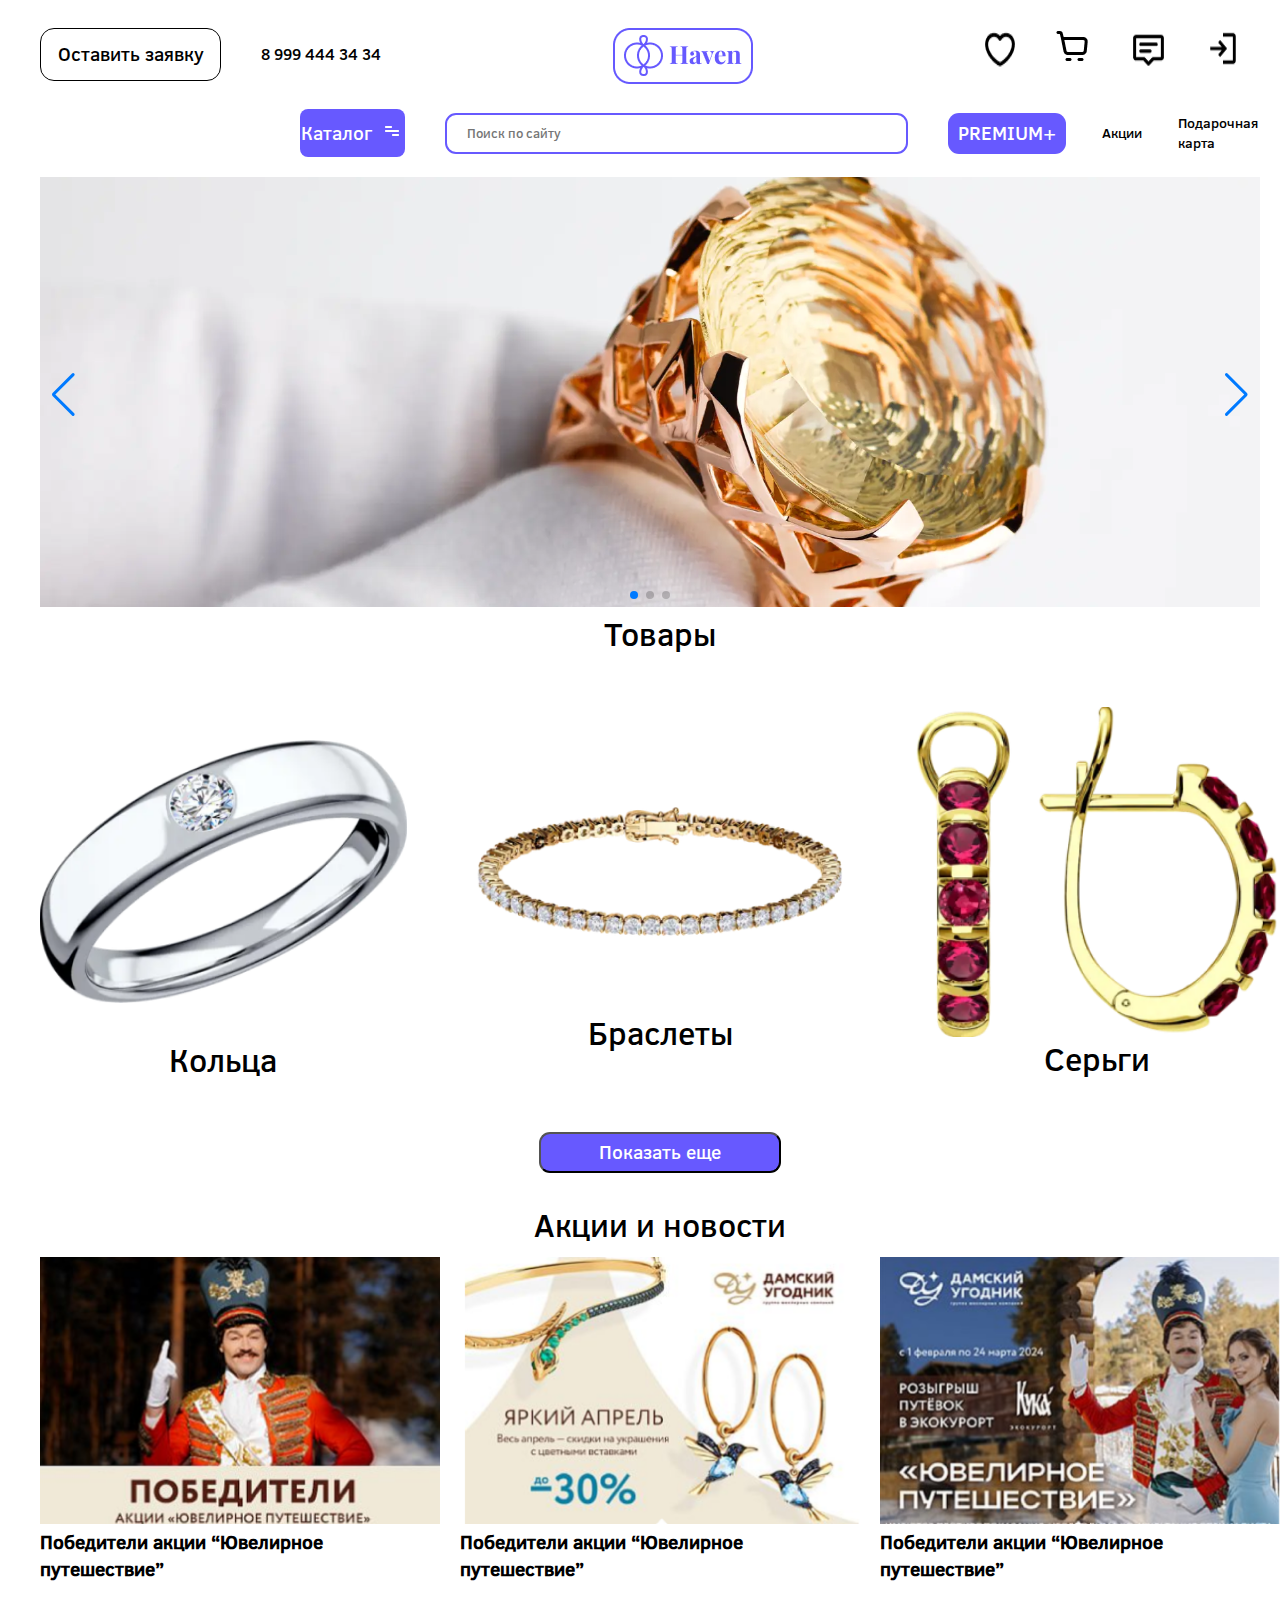
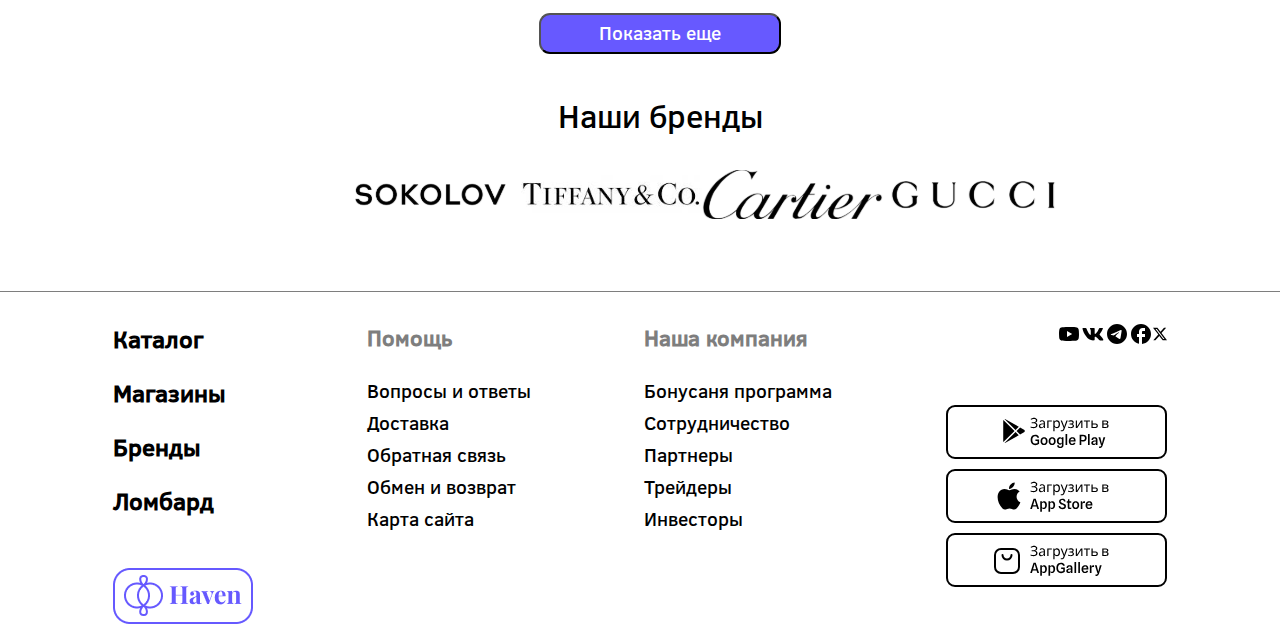
<file: index.html>
<!DOCTYPE html>
<html lang="en">
  <head>
    <meta charset="UTF-8" />
    <meta name="viewport" content="width=device-width, initial-scale=1.0" />
    <link type="image/x-icon" href="./img/logo-favicon.svg" rel="icon" />
    <link rel="stylesheet" href="./style.css" />
    <link rel="stylesheet" href="./swiper.min.css" />
    <title>Haven</title>
  </head>
  <body>
    <header>
      <div class="header-main">
        <div class="header-main__info">
          <button class="header-main__info__feedback">Оставить заявку</button>
          <div class="header-main__info__number">8 999 444 34 34</div>
        </div>
        <div class="header-main__logo">
          <img src="./img/Group 53.png" alt="" />
        </div>
        <div class="header-main__profile">
          <img src="./img/like.png" alt="" class="header-main__profile__like" />
          <a href="./cart.html">          
            <img src="./img/cart.png" alt="" class="header-main__profile__cart" />
          </a>
          <img
            src="./img/message.png"
            alt=""
            class="header-main__profile__message"
          />
          <img src="./img/login.png" alt="" class="header-main__profile__log" />
        </div>
      </div>
    </header>
    <main>
      <div class="main-info">
        <button class="main-info__catalog">
          <div class="main-info__catalog__text">Каталог</div>
          <div class="main-info__catalog__img">
            <img src="./img/catalog.png" alt="" />
          </div>
        </button>
        <div class="main-info__search">
          <input
            class="main-info__search__input"
            type="text"
            placeholder="Поиск по сайту"
          />
        </div>
        <div class="main-info__secondinfo">
          <button class="main-info__secondinfo__premium">PREMIUM+</button>
          <div class="main-info__secondinfo__akc">Акции</div>
          <div class="main-info__secondinfo__card">Подарочная карта</div>
        </div>
      </div>
       <div class="swiper-main">
         <div class="swiper">
         <div class="swiper-wrapper">
           <div class="swiper-slide">
             <img src="./img/main-jpg1.svg" alt="" />
           </div>
           <div class="swiper-slide"">
             <img src="./img/main-jpg1.svg" alt="" /></div>
           <div class="swiper-slide">
             <img src="./img/main-jpg1.svg" alt="" />
           </div>
         </div>
         <div class="swiper-pagination"></div>
         <div class="swiper-button-prev"></div>
         <div class="swiper-button-next"></div>
       </div>
      </div>
      <div class="main-product">
        <div class="main-product__name">Товары</div>
        <div class="main-product__info">
          <div class="main-product__info__container">
            <img src="./img/ring1.png" alt="" />
            Кольца
          </div>
          <div class="main-product__info__container">
            <img src="./img/ring2.png" alt="" />
            Браслеты
          </div>
          <div class="main-product__info__container">
            <img src="./img/ring3.png" alt="" />
            Серьги
          </div>
        </div>
        <button class="main-more">Показать еще</button>
      </div>
      <div class="main-stock">
        <div class="main-stock__name">Акции и новости</div>
        <div class="main-stock__info">
          <div class="main-stock__container">
            <div class="main-stock__img">
              <img src="./img/stock1.png" alt="" />
            </div>
            <div class="main-stock__text">
              <h1>Победители акции “Ювелирное путешествие”</h1>
            </div>
          </div>
          <div class="main-stock__container">
            <div class="main-stock__img">
              <img src="./img/stock2.png" alt="" />
            </div>
            <div class="main-stock__text">
              <h1>Победители акции “Ювелирное путешествие”</h1>
            </div>
          </div>
          <div class="main-stock__container">
            <div class="main-stock__img">
              <img src="./img/stock3.png" alt="" />
            </div>
            <div class="main-stock__text">
              <h1>Победители акции “Ювелирное путешествие”</h1>
            </div>
          </div>
        </div>
        <button class="main-more1">Показать еще</button>
      </div>
      <div class="main-partners">
        <div class="main-partner__text">Наши бренды</div>
        <div class="partner-container">
          <img src="./img/sok.svg" alt="" />
          <img src="./img/tif.svg" alt="" />
          <img src="./img/cartier.svg" alt="" />
          <img src="./img/guc.svg" alt="" />
        </div>
      </div>
    </main>
    <footer>
      <div class="footer-line"></div>
      <div class="footer-container">
        <div class="footer-main">
          <div class="footer-main__catalog">
            <h2>Каталог</h2>
          </div>
          <div class="footer-main__shop">
            <h2>Магазины</h2>
          </div>
          <div class="footer-main__brend">
            <h2>Бренды</h2>
          </div>
          <div class="footer-main__lomb">
            <h2>Ломбард</h2>
          </div>
          <div class="footer-main__logo">
            <img src="./img/Group 53.png" alt="" />
          </div>
        </div>
        <div class="footer-help">
          <div class="footer-help__main">
            <h3>Помощь</h3>
          </div>
          <div class="footer-help__quest">Вопросы и ответы</div>
          <div class="footer-help__req">Доставка</div>
          <div class="footer-help__mes">Обратная связь</div>
          <div class="footer-help__rej">Обмен и возврат</div>
          <div class="footer-help__map">Карта сайта</div>
        </div>
        <div class="footer-company">
          <div class="footer-company_our">
            <h3>Наша компания</h3>
          </div>
          <div class="footer-company__bonus">Бонусаня программа</div>
          <div class="footer-company__sotr">Сотрудничество</div>
          <div class="footer-company__part">Партнеры</div>
          <div class="footer-company__traid">Трейдеры</div>
          <div class="footer-company__investr">Инвесторы</div>
        </div>
        <div class="footer-down">
          <div class="footer-down__media">
            <img src="./img/UT.svg" alt="" />
            <img src="./img/VK.svg" alt="" />
            <img src="./img/TG.svg" alt="" />
            <img src="./img/FB.svg" alt="" />
            <img src="./img/X.svg" alt="" />
          </div>
          <div class="footer-down__install">
            <img src="./img/google.svg" alt="" />
            <img src="./img/app.svg" alt="" />
            <img src="./img/galary.svg" alt="" />
          </div>
        </div>
      </div>
    </footer>
    <div class="reg" style="display: none;">
    </div>
     <div class="reg-window" style="display: none;">
      <div class="reg-close">
        <img src="./img/close.svg" alt="">
      </div>
      <div class="reg-window__text">
        <h1>Войти</h1>
      </div>
      <button class="reg-window__google">
        <img src="./img/google-reg.svg" alt="">
      </button>
      <button class="reg-window__yandex">
        <img src="./img/yandex-reg.svg" alt="">
      </button>
      <div class="reg-or">
        <div class="reg-or__line"></div>
        <div class="reg-line__text">или</div>
        <div class="reg-or__line"></div>
      </div>
      <div class="reg-input"></div>
      <input type="email" class="reg-input__email" placeholder="Войти по почте">
      <div class="reg-textinform" style="display: none;">Введите почту правильно!</div>
       <button class="reg-button">Продолжить через почту</button>
     </div>
     <div class="message" style="display: none;"></div>
     <div class="message-window" style="display: none;">
      <div class="message-window__main">
        <div class="message-window__main__text">Сообщения</div>
        <div class="message-window__main__close">
          <img src="./img/close.svg" alt="">
        </div>
      </div>
        <div class="message-window__line"></div>
        <div class="message-window__text">
          <div class="message-window__text__dangerous"></div>
          <div class="message-window__text__call">Ваш заказ №32123-48123 пришел. Через некоторое время с вами свяжется курьер</div>
        </div>
        <div class="message-window__line"></div>
        <div class="message-window__text">
          <div class="message-window__text__dangerous"></div>
          <div class="message-window__text__call">Ваш заказ №32123-48123 пришел. Через некоторое время с вами свяжется курьер</div>
        </div>
        <div class="message-window__line"></div>
        <div class="message-window__text">
          <div class="message-window__text__dangerous"></div>
          <div class="message-window__text__call">Ваш заказ №32123-48123 пришел. Через некоторое время с вами свяжется курьер</div>
        </div>
        <button class="message-window__button">Прочитать всё</button>
     </div>
    <script src="./siper.min.js"></script>
    <script src="./app.js"></script>
  </body>
</html>
</file>
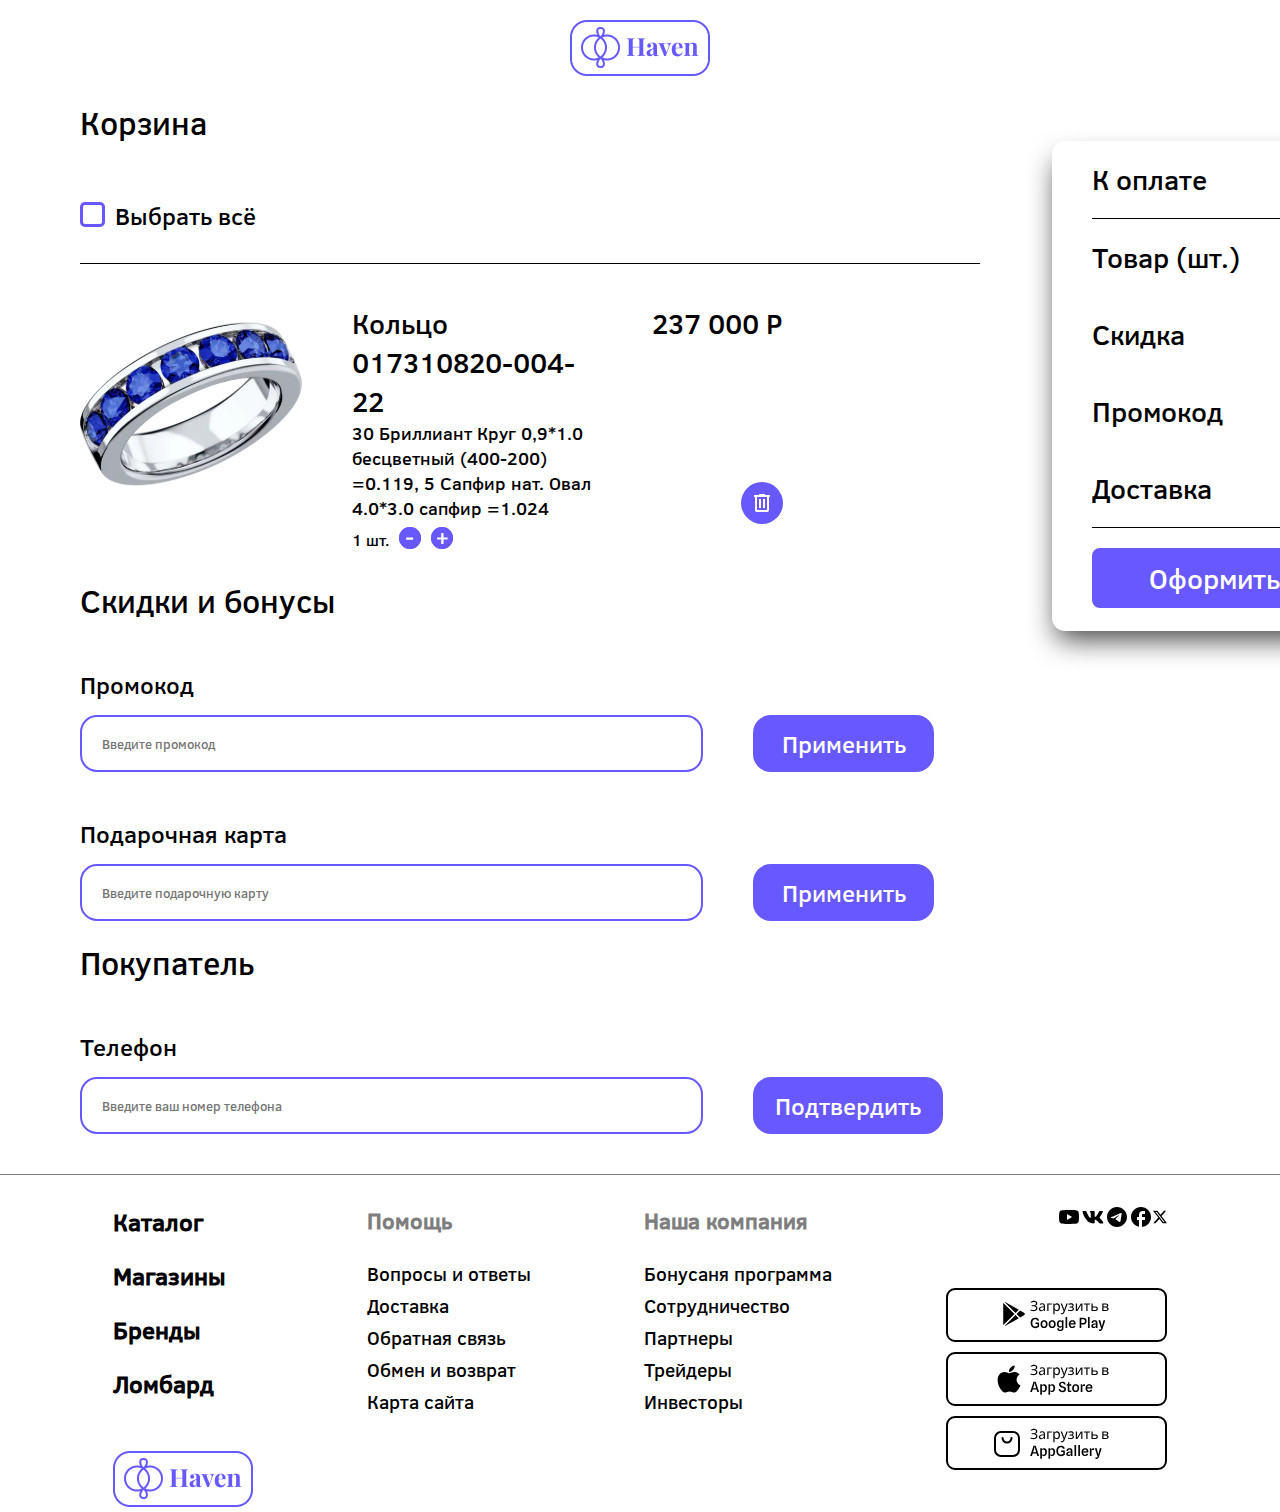
<file: cart.html>
<!DOCTYPE html>
<html lang="en">
  <head>
    <meta charset="UTF-8" />
    <meta name="viewport" content="width=device-width, initial-scale=1.0" />
    <link type="image/x-icon" href="./img/logo-favicon.svg" rel="icon" />
    <link rel="stylesheet" href="./style.css" />
    <title>Корзина</title>
  </head>
  <body>
    <header>
      <div class="header-logo">
        <a href="./index-main.html">
          <img src="./img/Group 53.png" alt="" />
        </a>
      </div>
    </header>
    <main>
      <div class="main-containerproject">
        <div class="main-containerproject__info">
          <div class="main-cart">Корзина</div>
          <div class="cont11">
            <div class="cont11-label">
              <label class="container">
                <input type="checkbox" />
                <span class="checkmark"></span>
              </label>
            </div>
            <div class="cont11-text">Выбрать всё</div>
          </div>
          <div class="main-line1"></div>
          <div class="main-contar">
            <div class="main-contar__img">
              <a href="./item.html">
                <img src="./img/ring4.svg" alt="" />
              </a>
            </div>
            <div class="main-contar__info">
              <div class="main-contar__info__name">Кольцо 017310820-004-22</div>
              <div class="main-contar__info__more">
                30 Бриллиант Круг 0,9*1.0 бесцветный (400-200) =0.119, 5 Сапфир
                нат. Овал 4.0*3.0 сапфир =1.024
              </div>
              <div class="main-contar__info__any">
                <div class="main-contar__info__any__amount">1 шт.</div>
                <div class="main-contar__info__any__minus">
                  <img src="./img/minus.svg" alt="" />
                </div>
                <div class="main-contar__info__any__plus">
                  <img src="./img/plus.svg" alt="" />
                </div>
              </div>
            </div>
            <div class="main-contar__priceanddelete">
              <div class="main-contar__priceanddelete__price">237 000 Р</div>
              <div class="main-contar__priceanddelete__delete">
                <img src="./img/delete.svg" alt="" />
              </div>
            </div>
          </div>
          <div class="main-bonuses">Скидки и бонусы</div>
          <div class="main-promo">
            <div class="main-promo__text">Промокод</div>
            <div class="main-promo__input">
              <div class="main-promo__input__main">
                <input
                  type="text"
                  placeholder="Введите промокод"
                  class="promo-input"
                />
              </div>
              <div class="main-promo__input__confirm">
                <button class="main-promo__input__confirm__button">
                  Применить
                </button>
              </div>
            </div>
            <div class="error-text" style="display: none">
              Введите существующий промокод
            </div>
          </div>
          <div class="main-card">
            <div class="main-card__text">Подарочная карта</div>
            <div class="main-card__input">
              <div class="main-card__input__main">
                <input
                  type="text"
                  placeholder="Введите подарочную карту"
                  class="card-input"
                />
              </div>
              <div class="main-card__input__confirm">
                <button class="main-card__input__confirm__button">
                  Применить
                </button>
              </div>
            </div>
          </div>
          <div class="main-traider">Покупатель</div>
          <div class="main-number">
            <div class="main-number__text">Телефон</div>
            <div class="main-number__input">
              <div class="main-number__input__main">
                <input type="text" placeholder="Введите ваш номер телефона" />
              </div>
              <div class="main-number__input__comfirm">
                <button class="main-number__input__confirm__button">
                  Подтвердить
                </button>
              </div>
            </div>
          </div>
        </div>
        <div class="main-containerproject__plash">
          <div class="ticket-container">
            <div class="ticket-price">
              <div class="ticket-price__text">К оплате</div>
              <div class="ticket-price__info">220 000 Р</div>
            </div>
            <div class="ticket-line"></div>
            <div class="ticket-product">
              <div class="ticket-product__text">Товар (шт.)</div>
              <div class="ticket-product__info">1</div>
            </div>
            <div class="ticket-discount">
              <div class="ticket-discount__text">Скидка</div>
              <div class="ticket-discount__info">17 000 Р</div>
            </div>
            <div class="ticket-promo">
              <div class="ticket-promo__text">Промокод</div>
              <div class="ticket-promo__info">NEW1000</div>
            </div>
            <div class="ticket-order">
              <div class="ticket-order__text">Доставка</div>
              <div class="ticket-order__info">г. Чита, ...</div>
            </div>
            <div class="ticket-line"></div>
            <button class="ticket-confirm">Оформить заказ</button>
          </div>
        </div>
      </div>
    </main>
    <footer>
      <div class="footer-line"></div>
      <div class="footer-container">
        <div class="footer-main">
          <div class="footer-main__catalog">
            <h2>Каталог</h2>
          </div>
          <div class="footer-main__shop">
            <h2>Магазины</h2>
          </div>
          <div class="footer-main__brend">
            <h2>Бренды</h2>
          </div>
          <div class="footer-main__lomb">
            <h2>Ломбард</h2>
          </div>
          <div class="footer-main__logo">
            <img src="./img/Group 53.png" alt="" />
          </div>
        </div>
        <div class="footer-help">
          <div class="footer-help__main">
            <h3>Помощь</h3>
          </div>
          <div class="footer-help__quest">Вопросы и ответы</div>
          <div class="footer-help__req">Доставка</div>
          <div class="footer-help__mes">Обратная связь</div>
          <div class="footer-help__rej">Обмен и возврат</div>
          <div class="footer-help__map">Карта сайта</div>
        </div>
        <div class="footer-company">
          <div class="footer-company_our">
            <h3>Наша компания</h3>
          </div>
          <div class="footer-company__bonus">Бонусаня программа</div>
          <div class="footer-company__sotr">Сотрудничество</div>
          <div class="footer-company__part">Партнеры</div>
          <div class="footer-company__traid">Трейдеры</div>
          <div class="footer-company__investr">Инвесторы</div>
        </div>
        <div class="footer-down">
          <div class="footer-down__media">
            <img src="./img/UT.svg" alt="" />
            <img src="./img/VK.svg" alt="" />
            <img src="./img/TG.svg" alt="" />
            <img src="./img/FB.svg" alt="" />
            <img src="./img/X.svg" alt="" />
          </div>
          <div class="footer-down__install">
            <img src="./img/google.svg" alt="" />
            <img src="./img/app.svg" alt="" />
            <img src="./img/galary.svg" alt="" />
          </div>
        </div>
      </div>
    </footer>
    <script src="./cart-app.js"></script>
  </body>
</html>
</file>
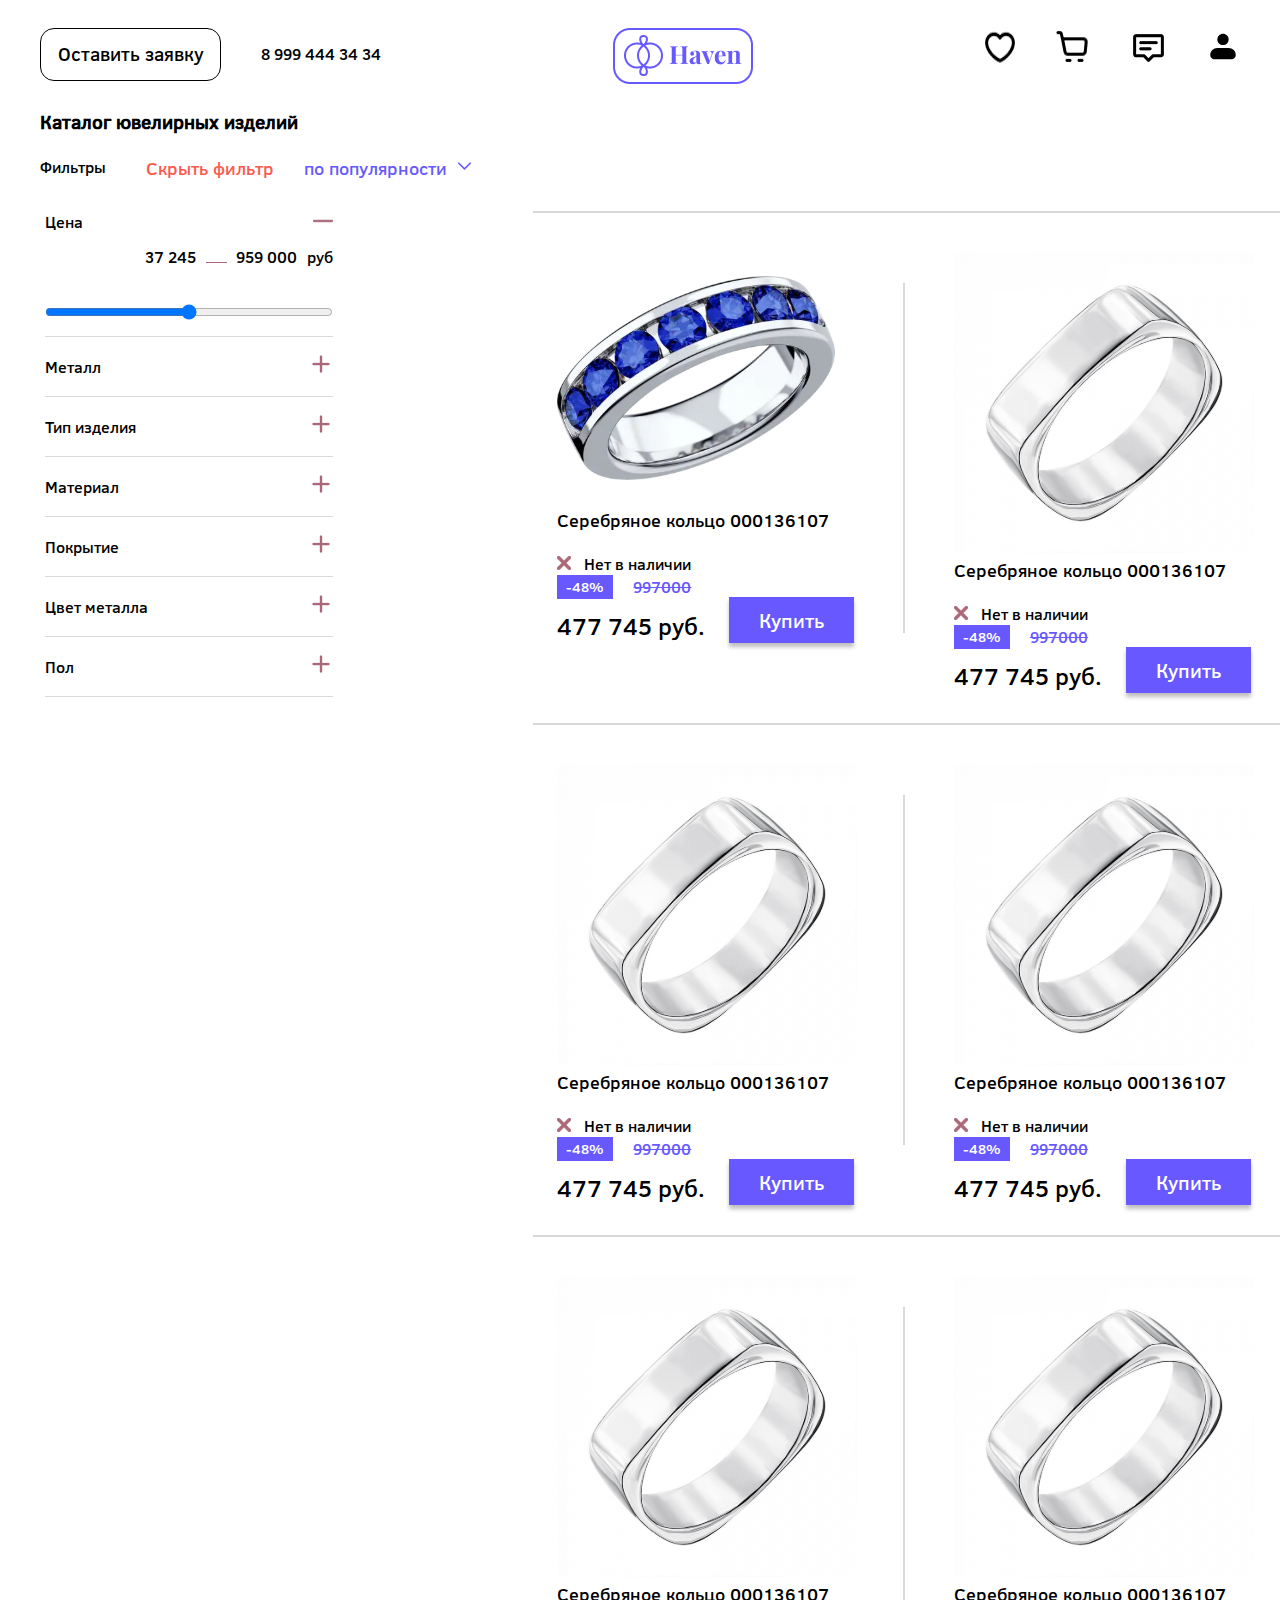
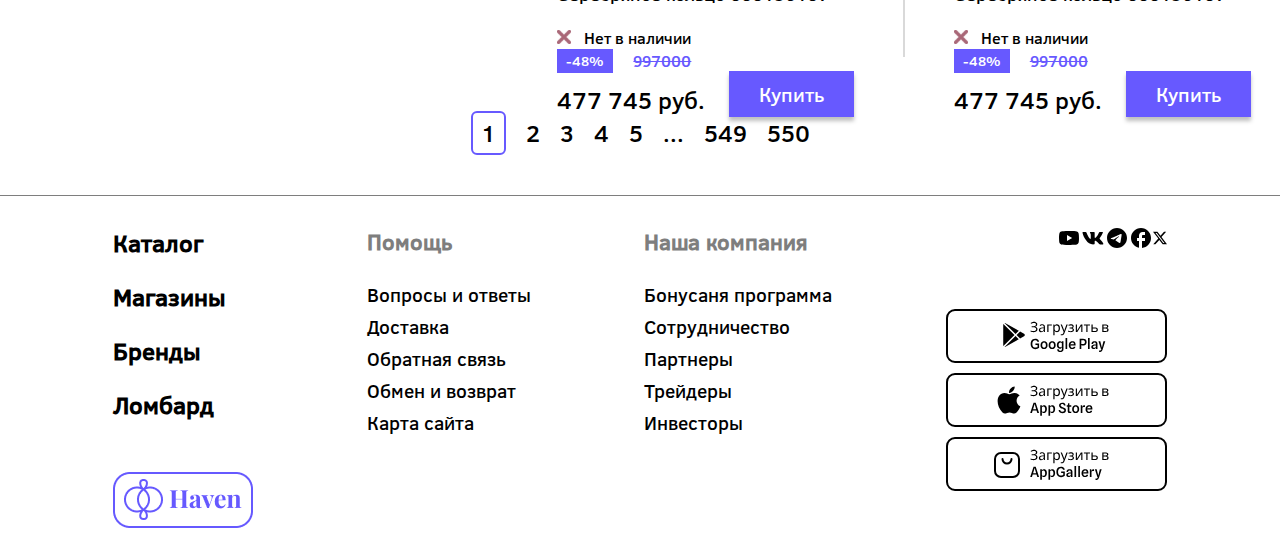
<file: catalog.html>
<!DOCTYPE html>
<html lang="en">
  <head>
    <meta charset="UTF-8" />
    <meta name="viewport" content="width=device-width, initial-scale=1.0" />
    <link type="image/x-icon" href="./img/logo-favicon.svg" rel="icon" />
    <link rel="stylesheet" href="./style.css" />
    <title>Каталог</title>
  </head>
  <body>
    <header>
      <div class="header-main">
        <div class="header-main__info">
          <button class="header-main__info__feedback">Оставить заявку</button>
          <div class="header-main__info__number">8 999 444 34 34</div>
        </div>
        <div class="header-main__logo">
          <a href="./index-main.html">
            <img src="./img/Group 53.png" alt="" />
          </a>
        </div>
        <div class="header-main__profile">
          <img src="./img/like.png" alt="" class="header-main__profile__like" />
          <img src="./img/cart.png" alt="" class="header-main__profile__cart" />
          <img
            src="./img/message.png"
            alt=""
            class="header-main__profile__message"
          />
          <img
            src="./img/profile-main.svg"
            alt=""
            class="header-main__profile__log"
          />
        </div>
      </div>
    </header>
    <main>
      <div class="catalog"><h1>Каталог ювелирных изделий</h1></div>
      <div class="filters">
        <div class="filter-main">Фильтры</div>
        <div class="filter-info">
          <div class="filter-info__hide">Скрыть фильтр</div>
          <div class="filter-main__category">
            <div class="filter-main__category__text">по популярности</div>
            <div class="filter-main__category__img">
              <img src="./img/down.svg" alt="" />
            </div>
          </div>
        </div>
      </div>
      <div class="cont-all">
        <div class="filter-container">
          <div class="categories">
            <div class="categories-price">
              <div class="categories-price__text">
                <div class="categories-price__text__info">Цена</div>
                <div class="categories-price__text__img">
                  <img src="./img/minus-sign 1.svg" alt="" />
                </div>
              </div>
              <div class="categories-price__info">
                <div class="categories-price__info__start">37 245</div>
                <div class="categories-price__info__minus">
                  <img src="./img/minus-value.svg" alt="" />
                </div>
                <div class="categories-price__info__end">959 000</div>
                <div class="categories-price__info__value">руб</div>
              </div>
              <div class="categories-price__input">
                <input
                  type="range"
                  style="
                    width: 288px;
                    background-color: #6759ff;
                    border-radius: 50%;
                    height: 8px;
                  "
                />
              </div>
            </div>
            <div class="categories-price__line"></div>
            <div class="metal">
              <div class="metal-text">Металл</div>
              <div class="metal-plus">
                <img src="./img/plus-me.svg" alt="" />
              </div>
            </div>
            <div class="categories-price__line"></div>
            <div class="metal">
              <div class="metal-text">Тип изделия</div>
              <div class="metal-plus">
                <img src="./img/plus-me.svg" alt="" />
              </div>
            </div>
            <div class="categories-price__line"></div>
            <div class="metal">
              <div class="metal-text">Материал</div>
              <div class="metal-plus">
                <img src="./img/plus-me.svg" alt="" />
              </div>
            </div>
            <div class="categories-price__line"></div>
            <div class="metal">
              <div class="metal-text">Покрытие</div>
              <div class="metal-plus">
                <img src="./img/plus-me.svg" alt="" />
              </div>
            </div>
            <div class="categories-price__line"></div>
            <div class="metal">
              <div class="metal-text">Цвет металла</div>
              <div class="metal-plus">
                <img src="./img/plus-me.svg" alt="" />
              </div>
            </div>
            <div class="categories-price__line"></div>
            <div class="metal">
              <div class="metal-text">Пол</div>
              <div class="metal-plus">
                <img src="./img/plus-me.svg" alt="" />
              </div>
            </div>
            <div class="categories-price__line"></div>
          </div>
          <div class="tickets">
            <div class="tickets-line"></div>
            <div class="tic">
              <div class="tickets-container">
                <div class="productcard">
                  <a href="./item.html">
                    <img src="./img/ringing.svg" alt="" />
                  </a>
                  <div class="productcard-name">
                    Серебряное кольцо 000136107
                  </div>
                  <div class="productcard-availability">
                    <div class="productcard-availability__img">
                      <img src="./img/Artboard 2 1.svg" alt="" />
                    </div>
                    <div class="productcard-availability__info">
                      Нет в наличии
                    </div>
                  </div>
                  <div class="productcard-price">
                    <div class="productcard-price__info">
                      <div class="productcard-price__info__main">
                        <div class="productcard-price__info__main__sale">
                          -48%
                        </div>
                        <div class="productcard-price__info__main__near">
                          <del>997000</del>
                        </div>
                      </div>
                      <div class="productcard-price__info__price">
                        477 745 руб.
                      </div>
                    </div>
                    <a href="./cart.html">
                      <button class="productcard-price__buy">Купить</button>
                    </a>
                  </div>
                </div>
                <div class="ticket-linefor"></div>
                <div class="productcard">
                  <img src="./img/productcard-availability.svg" alt="" />
                  <div class="productcard-name">
                    Серебряное кольцо 000136107
                  </div>
                  <div class="productcard-availability">
                    <div class="productcard-availability__img">
                      <img src="./img/Artboard 2 1.svg" alt="" />
                    </div>
                    <div class="productcard-availability__info">
                      Нет в наличии
                    </div>
                  </div>
                  <div class="productcard-price">
                    <div class="productcard-price__info">
                      <div class="productcard-price__info__main">
                        <div class="productcard-price__info__main__sale">
                          -48%
                        </div>
                        <div class="productcard-price__info__main__near">
                          <del>997000</del>
                        </div>
                      </div>
                      <div class="productcard-price__info__price">
                        477 745 руб.
                      </div>
                    </div>
                    <button class="productcard-price__buy">Купить</button>
                  </div>
                </div>
              </div>
              <div class="tickets-line"></div>
              <div class="tickets-container">
                <div class="productcard">
                  <img src="./img/productcard-availability.svg" alt="" />
                  <div class="productcard-name">
                    Серебряное кольцо 000136107
                  </div>
                  <div class="productcard-availability">
                    <div class="productcard-availability__img">
                      <img src="./img/Artboard 2 1.svg" alt="" />
                    </div>
                    <div class="productcard-availability__info">
                      Нет в наличии
                    </div>
                  </div>
                  <div class="productcard-price">
                    <div class="productcard-price__info">
                      <div class="productcard-price__info__main">
                        <div class="productcard-price__info__main__sale">
                          -48%
                        </div>
                        <div class="productcard-price__info__main__near">
                          <del>997000</del>
                        </div>
                      </div>
                      <div class="productcard-price__info__price">
                        477 745 руб.
                      </div>
                    </div>
                    <button class="productcard-price__buy">Купить</button>
                  </div>
                </div>
                <div class="ticket-linefor"></div>
                <div class="productcard">
                  <img src="./img/productcard-availability.svg" alt="" />
                  <div class="productcard-name">
                    Серебряное кольцо 000136107
                  </div>
                  <div class="productcard-availability">
                    <div class="productcard-availability__img">
                      <img src="./img/Artboard 2 1.svg" alt="" />
                    </div>
                    <div class="productcard-availability__info">
                      Нет в наличии
                    </div>
                  </div>
                  <div class="productcard-price">
                    <div class="productcard-price__info">
                      <div class="productcard-price__info__main">
                        <div class="productcard-price__info__main__sale">
                          -48%
                        </div>
                        <div class="productcard-price__info__main__near">
                          <del>997000</del>
                        </div>
                      </div>
                      <div class="productcard-price__info__price">
                        477 745 руб.
                      </div>
                    </div>
                    <button class="productcard-price__buy">Купить</button>
                  </div>
                </div>
              </div>
              <div class="tickets-line"></div>
              <div class="tickets-container">
                <div class="productcard">
                  <img src="./img/productcard-availability.svg" alt="" />
                  <div class="productcard-name">
                    Серебряное кольцо 000136107
                  </div>
                  <div class="productcard-availability">
                    <div class="productcard-availability__img">
                      <img src="./img/Artboard 2 1.svg" alt="" />
                    </div>
                    <div class="productcard-availability__info">
                      Нет в наличии
                    </div>
                  </div>
                  <div class="productcard-price">
                    <div class="productcard-price__info">
                      <div class="productcard-price__info__main">
                        <div class="productcard-price__info__main__sale">
                          -48%
                        </div>
                        <div class="productcard-price__info__main__near">
                          <del>997000</del>
                        </div>
                      </div>
                      <div class="productcard-price__info__price">
                        477 745 руб.
                      </div>
                    </div>
                    <button class="productcard-price__buy">Купить</button>
                  </div>
                </div>
                <div class="ticket-linefor"></div>
                <div class="productcard">
                  <img src="./img/productcard-availability.svg" alt="" />
                  <div class="productcard-name">
                    Серебряное кольцо 000136107
                  </div>
                  <div class="productcard-availability">
                    <div class="productcard-availability__img">
                      <img src="./img/Artboard 2 1.svg" alt="" />
                    </div>
                    <div class="productcard-availability__info">
                      Нет в наличии
                    </div>
                  </div>
                  <div class="productcard-price">
                    <div class="productcard-price__info">
                      <div class="productcard-price__info__main">
                        <div class="productcard-price__info__main__sale">
                          -48%
                        </div>
                        <div class="productcard-price__info__main__near">
                          <del>997000</del>
                        </div>
                      </div>
                      <div class="productcard-price__info__price">
                        477 745 руб.
                      </div>
                    </div>
                    <button class="productcard-price__buy">Купить</button>
                  </div>
                </div>
              </div>
            </div>
          </div>
        </div>
      </div>
    </main>
    <div class="lists">
      <div class="lists-container">
        <div class="list-number">1</div>
        <div class="list-number">2</div>
        <div class="list-number">3</div>
        <div class="list-number">4</div>
        <div class="list-number">5</div>
        <div class="list-number">...</div>
        <div class="list-number">549</div>
        <div class="list-number">550</div>
      </div>
    </div>
    <footer>
      <div class="footer-line"></div>
      <div class="footer-container">
        <div class="footer-main">
          <div class="footer-main__catalog">
            <h2>Каталог</h2>
          </div>
          <div class="footer-main__shop">
            <h2>Магазины</h2>
          </div>
          <div class="footer-main__brend">
            <h2>Бренды</h2>
          </div>
          <div class="footer-main__lomb">
            <h2>Ломбард</h2>
          </div>
          <div class="footer-main__logo">
            <img src="./img/Group 53.png" alt="" />
          </div>
        </div>
        <div class="footer-help">
          <div class="footer-help__main">
            <h3>Помощь</h3>
          </div>
          <div class="footer-help__quest">Вопросы и ответы</div>
          <div class="footer-help__req">Доставка</div>
          <div class="footer-help__mes">Обратная связь</div>
          <div class="footer-help__rej">Обмен и возврат</div>
          <div class="footer-help__map">Карта сайта</div>
        </div>
        <div class="footer-company">
          <div class="footer-company_our">
            <h3>Наша компания</h3>
          </div>
          <div class="footer-company__bonus">Бонусаня программа</div>
          <div class="footer-company__sotr">Сотрудничество</div>
          <div class="footer-company__part">Партнеры</div>
          <div class="footer-company__traid">Трейдеры</div>
          <div class="footer-company__investr">Инвесторы</div>
        </div>
        <div class="footer-down">
          <div class="footer-down__media">
            <img src="./img/UT.svg" alt="" />
            <img src="./img/VK.svg" alt="" />
            <img src="./img/TG.svg" alt="" />
            <img src="./img/FB.svg" alt="" />
            <img src="./img/X.svg" alt="" />
          </div>
          <div class="footer-down__install">
            <img src="./img/google.svg" alt="" />
            <img src="./img/app.svg" alt="" />
            <img src="./img/galary.svg" alt="" />
          </div>
        </div>
      </div>
    </footer>
  </body>
</html>
</file>
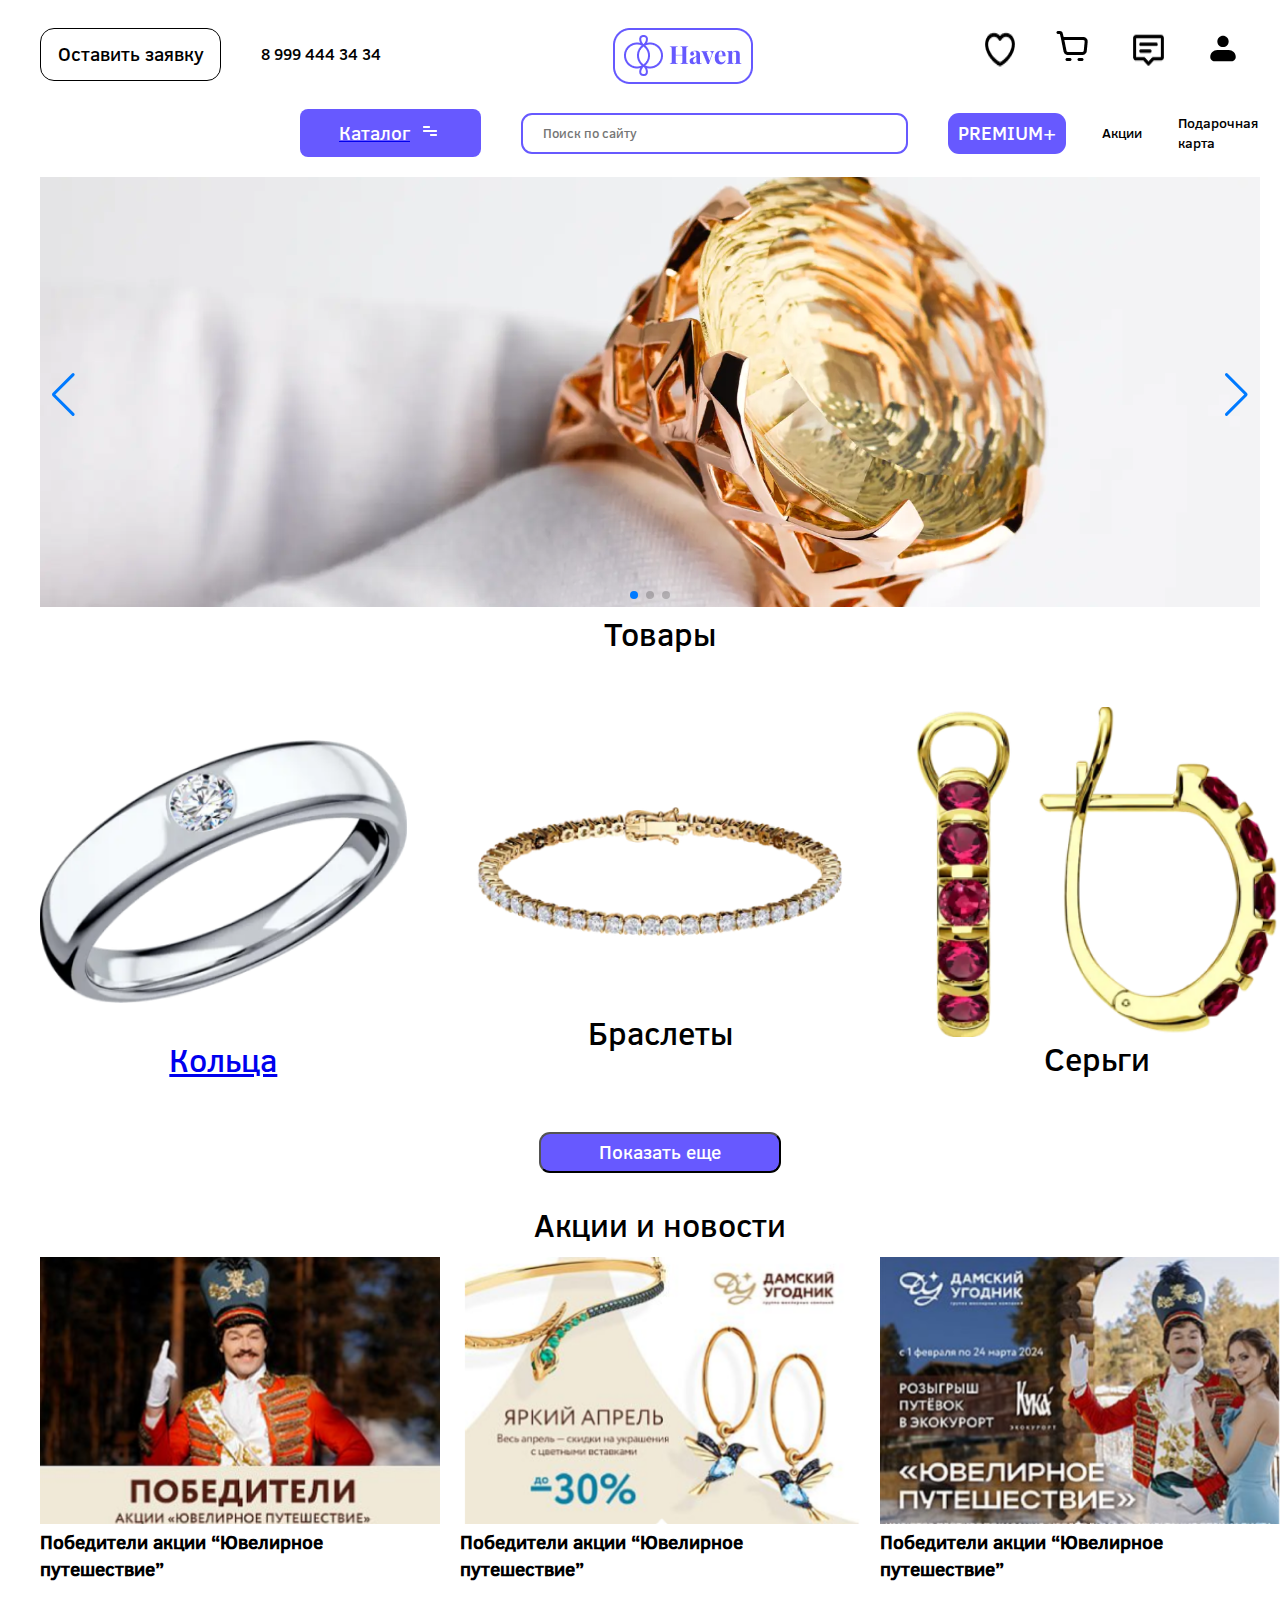
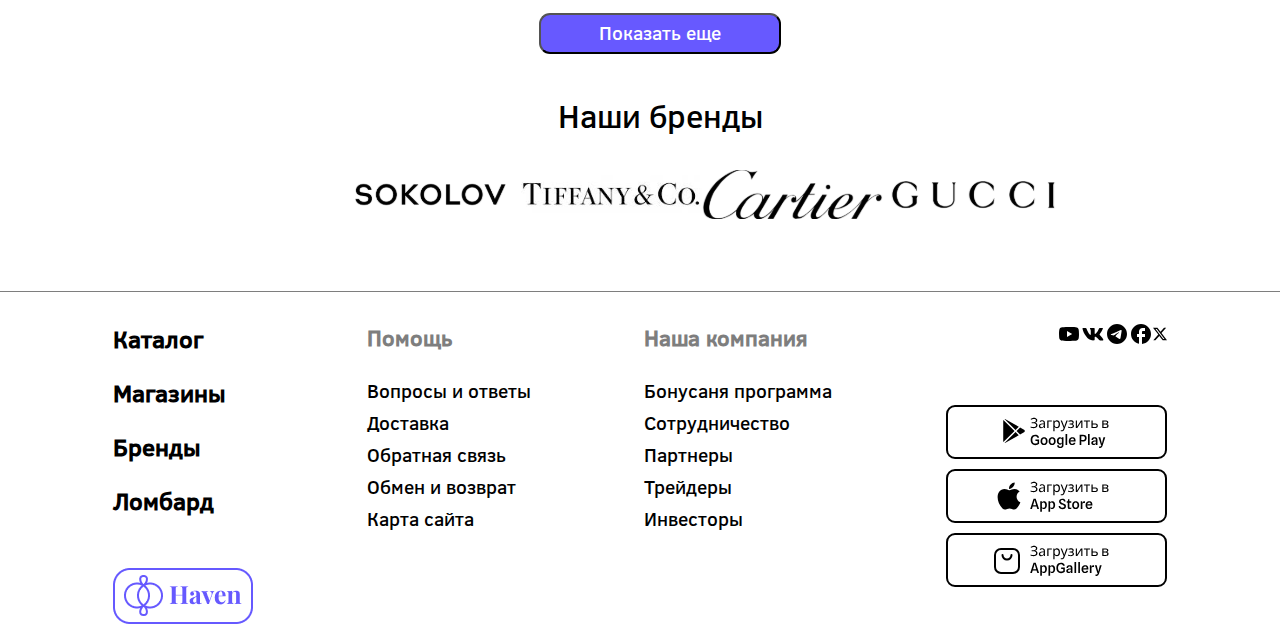
<file: index-main.html>
<!DOCTYPE html>
<html lang="en">
  <head>
    <meta charset="UTF-8" />
    <meta name="viewport" content="width=device-width, initial-scale=1.0" />
    <link type="image/x-icon" href="./img/logo-favicon.svg" rel="icon" />
    <link rel="stylesheet" href="./style.css" />
    <link rel="stylesheet" href="./swiper.min.css" />
    <title>Haven</title>
  </head>
  <body>
    <header>
      <div class="header-main">
        <div class="header-main__info">
<a href="./unusual.html">
            <button class="header-main__info__feedback">Оставить заявку</button>
</a>
          <div class="header-main__info__number">8 999 444 34 34</div>
        </div>
        <div class="header-main__logo">
          <img src="./img/Group 53.png" alt="" />
        </div>
        <div class="header-main__profile">
          <img src="./img/like.png" alt="" class="header-main__profile__like" />
<a href="./cart.html">
            <img src="./img/cart.png" alt="" class="header-main__profile__cart" />
</a>
          <img
            src="./img/message.png"
            alt=""
            class="header-main__profile__message"
          />
          <img src="./img/profile-main.svg" alt="" class="header-main__profle__log" />
        </div>
      </div>
    </header>
    <main>
      <div class="main-info">
<a href="./catalog.html">
          <button class="main-info__catalog">
          <div class="main-info__catalog__text">Каталог</div>
          <div class="main-info__catalog__img">
            <img src="./img/catalog.png" alt="" />
          </div>
        </button>
</a>
        <div class="main-info__search">
          <input
            class="main-info__search__input"
            type="text"
            placeholder="Поиск по сайту"
          />
        </div>
        <div class="main-info__secondinfo">
          <button class="main-info__secondinfo__premium">PREMIUM+</button>
          <div class="main-info__secondinfo__akc">Акции</div>
          <div class="main-info__secondinfo__card">Подарочная карта</div>
        </div>
      </div>
    <div class="swiper-main">
        <div class="swiper">
        <div class="swiper-wrapper">
          <div class="swiper-slide">
            <img src="./img/main-jpg1.svg" alt="" />
          </div>
          <div class="swiper-slide"">
            <img src="./img/main-jpg1.svg" alt="" /></div>
          <div class="swiper-slide">
            <img src="./img/main-jpg1.svg" alt="" />
          </div>
        </div>
        <div class="swiper-pagination"></div>
        <div class="swiper-button-prev"></div>
        <div class="swiper-button-next"></div>
      </div>
    </div>
      <div class="main-product">
        <div class="main-product__name">Товары</div>
        <div class="main-product__info">
        <a href="./catalog.html">
            <div class="main-product__info__container">
            <img src="./img/ring1.png" alt="" />
            Кольца
          </div>
          </a>
          <div class="main-product__info__container">
            <img src="./img/ring2.png" alt="" />
            Браслеты
          </div>
          <div class="main-product__info__container">
            <img src="./img/ring3.png" alt="" />
            Серьги
          </div>
        </div>
        <button class="main-more">Показать еще</button>
      </div>
      <div class="main-stock">
        <div class="main-stock__name">Акции и новости</div>
        <div class="main-stock__info">
          <div class="main-stock__container">
            <div class="main-stock__img">
              <img src="./img/stock1.png" alt="" />
            </div>
            <div class="main-stock__text">
              <h1>Победители акции “Ювелирное путешествие”</h1>
            </div>
          </div>
          <div class="main-stock__container">
            <div class="main-stock__img">
              <img src="./img/stock2.png" alt="" />
            </div>
            <div class="main-stock__text">
              <h1>Победители акции “Ювелирное путешествие”</h1>
            </div>
          </div>
          <div class="main-stock__container">
            <div class="main-stock__img">
              <img src="./img/stock3.png" alt="" />
            </div>
            <div class="main-stock__text">
              <h1>Победители акции “Ювелирное путешествие”</h1>
            </div>
          </div>
        </div>
        <button class="main-more1">Показать еще</button>
      </div>
      <div class="main-partners">
        <div class="main-partner__text">Наши бренды</div>
        <div class="partner-container">
          <img src="./img/sok.svg" alt="" />
          <img src="./img/tif.svg" alt="" />
          <img src="./img/cartier.svg" alt="" />
          <img src="./img/guc.svg" alt="" />
        </div>
      </div>
    </main>
    <footer>
            <div class="footer-line"></div>
      <div class="footer-container">
        <div class="footer-main">
          <div class="footer-main__catalog">
            <h2>Каталог</h2>
          </div>
          <div class="footer-main__shop">
            <h2>Магазины</h2>
          </div>
          <div class="footer-main__brend">
            <h2>Бренды</h2>
          </div>
          <div class="footer-main__lomb">
            <h2>Ломбард</h2>
          </div>
          <div class="footer-main__logo">
            <img src="./img/Group 53.png" alt="" />
          </div>
        </div>
        <div class="footer-help">
          <div class="footer-help__main">
            <h3>Помощь</h3>
          </div>
          <div class="footer-help__quest">Вопросы и ответы</div>
          <div class="footer-help__req">Доставка</div>
          <div class="footer-help__mes">Обратная связь</div>
          <div class="footer-help__rej">Обмен и возврат</div>
          <div class="footer-help__map">Карта сайта</div>
        </div>
        <div class="footer-company">
          <div class="footer-company_our">
            <h3>Наша компания</h3>
          </div>
          <div class="footer-company__bonus">Бонусаня программа</div>
          <div class="footer-company__sotr">Сотрудничество</div>
          <div class="footer-company__part">Партнеры</div>
          <div class="footer-company__traid">Трейдеры</div>
          <div class="footer-company__investr">Инвесторы</div>
        </div>
        <div class="footer-down">
          <div class="footer-down__media">
            <img src="./img/UT.svg" alt="" />
            <img src="./img/VK.svg" alt="" />
            <img src="./img/TG.svg" alt="" />
            <img src="./img/FB.svg" alt="" />
            <img src="./img/X.svg" alt="" />
          </div>
          <div class="footer-down__install">
            <img src="./img/google.svg" alt="" />
            <img src="./img/app.svg" alt="" />
            <img src="./img/galary.svg" alt="" />
          </div>
        </div>
      </div>
    </footer>
    <div class="reg" style="display: none;">
    </div>
     <div class="reg-window" style="display: none;">
      <div class="reg-close">
        <img src="./img/close.svg" alt="">
      </div>
      <div class="reg-window__text">
        <h1>Войти</h1>
      </div>
      <button class="reg-window__google">
        <img src="./img/google-reg.svg" alt="">
      </button>
      <button class="reg-window__yandex">
        <img src="./img/yandex-reg.svg" alt="">
      </button>
      <div class="reg-or">
        <div class="reg-or__line"></div>
        <div class="reg-line__text">или</div>
        <div class="reg-or__line"></div>
      </div>
      <div class="reg-input"></div>
      <input type="email" class="reg-input__email" placeholder="Войти по почте">
       <button class="reg-button">Продолжить через почту</button>
     </div>
     <div class="message" style="display: none;"></div>
     <div class="message-window" style="display: none;">
      <div class="message-window__main">
        <div class="message-window__main__text">Сообщения</div>
        <div class="message-window__main__close">
          <img src="./img/close.svg" alt="">
        </div>
      </div>
        <div class="message-window__line"></div>
        <div class="message-window__text">
          <div class="message-window__text__dangerous"></div>
          <div class="message-window__text__call">Ваш заказ №32123-48123 пришел. Через некоторое время с вами свяжется курьер</div>
        </div>
        <div class="message-window__line"></div>
        <div class="message-window__text">
          <div class="message-window__text__dangerous"></div>
          <div class="message-window__text__call">Ваш заказ №32123-48123 пришел. Через некоторое время с вами свяжется курьер</div>
        </div>
        <div class="message-window__line"></div>
        <div class="message-window__text">
          <div class="message-window__text__dangerous"></div>
          <div class="message-window__text__call">Ваш заказ №32123-48123 пришел. Через некоторое время с вами свяжется курьер</div>
        </div>
        <button class="message-window__button">Прочитать всё</button>
     </div>

     
    <script src="./siper.min.js"></script>
    <script src="./app-main.js"></script>
  </body>
</html>
</file>
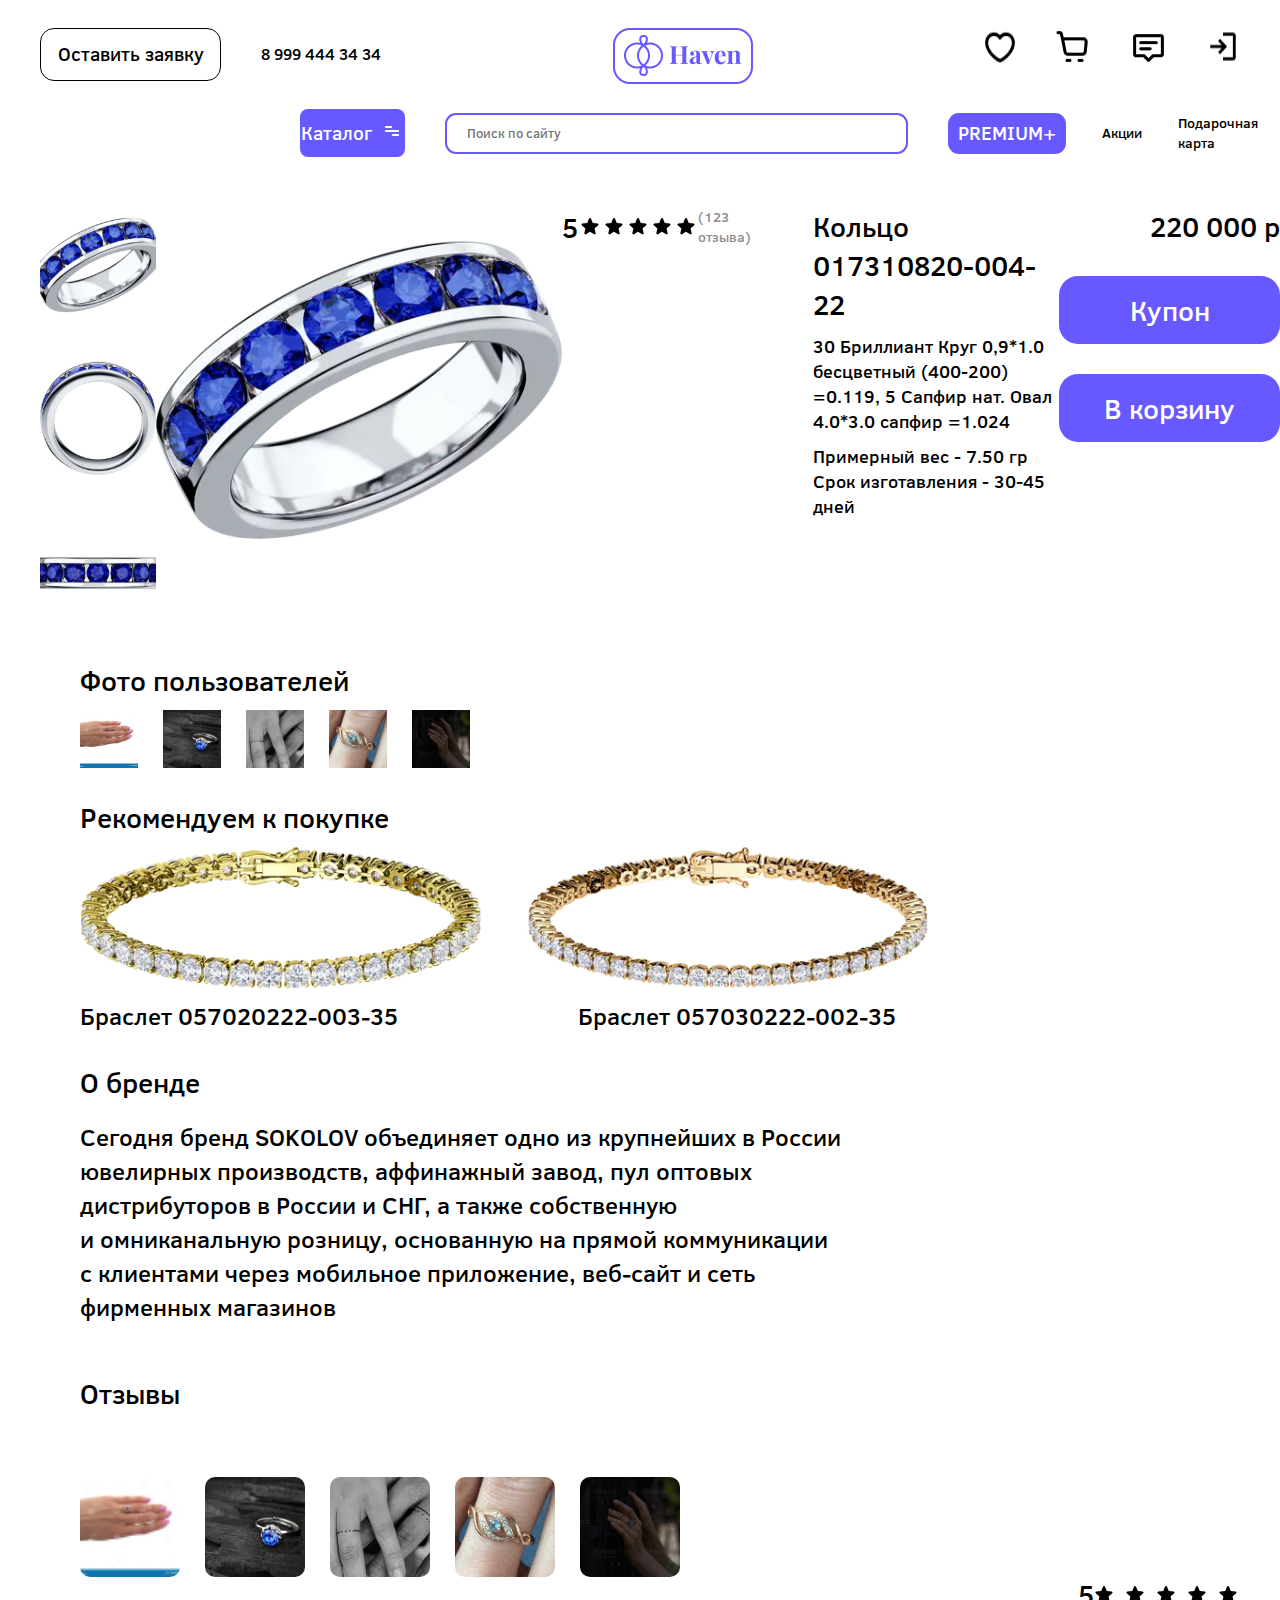
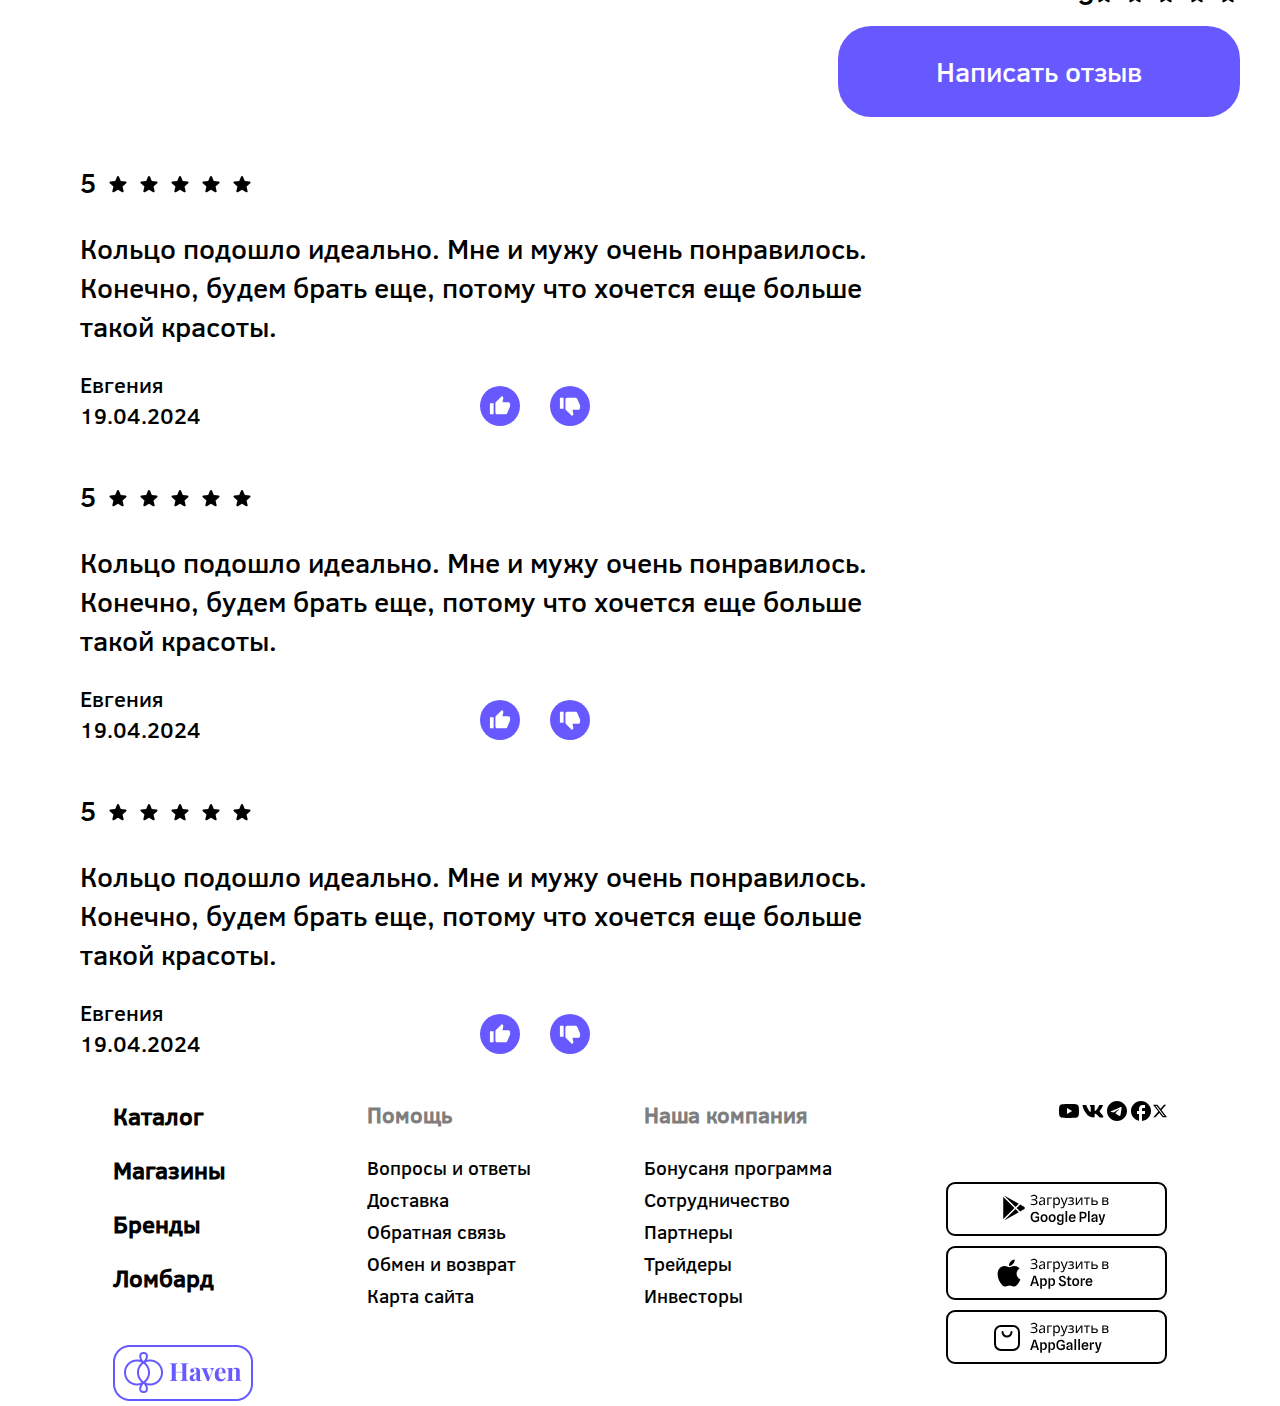
<file: item.html>
<!DOCTYPE html>
<html lang="en">
  <head>
    <meta charset="UTF-8" />
    <meta name="viewport" content="width=device-width, initial-scale=1.0" />
    <link type="image/x-icon" href="./img/logo-favicon.svg" rel="icon" />
    <link rel="stylesheet" href="./style.css" />
    <title>Товар</title>
  </head>
  <body>
    <header>
      <div class="header-main">
        <div class="header-main__info">
          <button class="header-main__info__feedback">Оставить заявку</button>
          <div class="header-main__info__number">8 999 444 34 34</div>
        </div>
        <div class="header-main__logo">
          <img src="./img/Group 53.png" alt="" />
        </div>
        <div class="header-main__profile">
          <img src="./img/like.png" alt="" class="header-main__profile__like" />
          <img src="./img/cart.png" alt="" class="header-main__profile__cart" />
          <img
            src="./img/message.png"
            alt=""
            class="header-main__profile__message"
          />
          <img src="./img/login.png" alt="" class="header-main__profile__log" />
        </div>
      </div>
    </header>
    <main>
      <div class="main-info">
        <button class="main-info__catalog">
          <div class="main-info__catalog__text">Каталог</div>
          <div class="main-info__catalog__img">
            <img src="./img/catalog.png" alt="" />
          </div>
        </button>
        <div class="main-info__search">
          <input
            class="main-info__search__input"
            type="text"
            placeholder="Поиск по сайту"
          />
        </div>
        <div class="main-info__secondinfo">
          <button class="main-info__secondinfo__premium">PREMIUM+</button>
          <div class="main-info__secondinfo__akc">Акции</div>
          <div class="main-info__secondinfo__card">Подарочная карта</div>
        </div>
      </div>
      <div class="main-product1">
        <div class="main-product__photos">
          <img src="./img/photo1.svg" alt="" />
          <img src="./img/photo2.svg" alt="" />
          <img src="./img/photo3.svg" alt="" />
        </div>
        <div class="main-product__mainphoto">
          <img src="./img/main-photo.svg" alt="" />
        </div>
        <div class="main-product__info1">
          <div class="main-product__info__rating">
            <div class="main-product__info__rating__number">5</div>
            <div class="main-product__info__rating__star">
              <img src="./img/star.svg" alt="" />
              <img src="./img/star.svg" alt="" />
              <img src="./img/star.svg" alt="" />
              <img src="./img/star.svg" alt="" />
              <img src="./img/star.svg" alt="" />
            </div>
            <div class="main-product__info__rating__review">(123 отзыва)</div>
          </div>
          <div class="main-cont">
            <div class="main-product__info__name">Кольцо 017310820-004-22</div>
            <div class="main-product__info__more">
              30 Бриллиант Круг 0,9*1.0 бесцветный (400-200) =0.119, 5 Сапфир
              нат. Овал 4.0*3.0 сапфир =1.024
            </div>
            <div class="main-product__info__weight">
              Примерный вес - 7.50 гр Срок изготавления - 30-45 дней
            </div>
          </div>
        </div>
        <div class="main-product__price">
          <div class="main-product__price__more">220 000 р</div>
          <button class="main-product__price__cupon">Купон</button>
          <a href="./cart.html">
            <button class="main-product__price__cart">В корзину</button>
          </a>
        </div>
      </div>
      <div class="main-text">Фото пользователей</div>
      <div class="main-person">
        <img src="./img/1.png" alt="" />
        <img src="./img/2.svg" alt="" />
        <img src="./img/3.svg" alt="" />
        <img src="./img/4.svg" alt="" />
        <img src="./img/5.svg" alt="" />
      </div>
      <div class="main-text">Рекомендуем к покупке</div>
      <div class="main-recomends">
        <img src="./img/11.svg" alt="" />
        <img src="./img/22.svg" alt="" />
      </div>
      <div class="main-textinfo">
        <div class="main-textinfo__recomends">Браслет 057020222-003-35</div>
        <div class="main-textinfo__recomends">Браслет 057030222-002-35</div>
      </div>
      <div class="main-brend">
        <div class="main-brend__about">О бренде</div>
        <div class="main-brend__text">
          Сегодня бренд SOKOLOV объединяет одно из крупнейших в России ювелирных
          производств, аффинажный завод, пул оптовых дистрибуторов в России
          и СНГ, а также собственную и омниканальную розницу, основанную
          на прямой коммуникации с клиентами через мобильное приложение,
          веб-сайт и сеть фирменных магазинов
        </div>
      </div>
      <div class="main-reviews1">Отзывы</div>
      <div class="main-review">
        <div class="main-review__photos">
          <img src="./img/1.png" alt="" />
          <img src="./img/2.svg" alt="" />
          <img src="./img/3.svg" alt="" />
          <img src="./img/4.svg" alt="" />
          <img src="./img/5.svg" alt="" />
        </div>
        <div class="main-review__grade">
          <div class="main-review__grade__number">5</div>
          <div class="main-review__grade__star">
            <img src="./img/star.svg" alt="" />
            <img src="./img/star.svg" alt="" />
            <img src="./img/star.svg" alt="" />
            <img src="./img/star.svg" alt="" />
            <img src="./img/star.svg" alt="" />
          </div>
        </div>
        <div class="main-contain">
          <button class="main-review__write">Написать отзыв</button>
        </div>
        <div class="main-review__person">
          <div class="main-review__person__grade">
            <div class="main-review__person__grade__number">5</div>
            <div class="main-review__person__grade__star">
              <img src="./img/star.svg" alt="" />
              <img src="./img/star.svg" alt="" />
              <img src="./img/star.svg" alt="" />
              <img src="./img/star.svg" alt="" />
              <img src="./img/star.svg" alt="" />
            </div>
          </div>
          <div class="main-review__person__review">
            Кольцо подошло идеально. Мне и мужу очень понравилось. Конечно,
            будем брать еще, потому что хочется еще больше такой красоты.
          </div>
          <div class="main-review__person__about">
            <div class="main-review__person__about__person">
              <div class="main-review__person__about__person__name">
                Евгения
              </div>
              <div class="main-review__person__about__person__date">
                19.04.2024
              </div>
            </div>
            <div class="main-review__person__about__rating">
              <div class="main-review__person__about__rating__like">
                <img src="./img/like.svg" alt="" />
              </div>
              <div class="main-review__person__about__rating__dislike">
                <img src="./img/dislike.svg" alt="" />
              </div>
            </div>
          </div>
        </div>
         </div>
        <div class="main-review__person">
          <div class="main-review__person__grade">
            <div class="main-review__person__grade__number">5</div>
            <div class="main-review__person__grade__star">
              <img src="./img/star.svg" alt="" />
              <img src="./img/star.svg" alt="" />
              <img src="./img/star.svg" alt="" />
              <img src="./img/star.svg" alt="" />
              <img src="./img/star.svg" alt="" />
            </div>
          </div>
          <div class="main-review__person__review">
            Кольцо подошло идеально. Мне и мужу очень понравилось. Конечно,
            будем брать еще, потому что хочется еще больше такой красоты.
          </div>
          <div class="main-review__person__about">
            <div class="main-review__person__about__person">
              <div class="main-review__person__about__person__name">
                Евгения
              </div>
              <div class="main-review__person__about__person__date">
                19.04.2024
              </div>
            </div>
            <div class="main-review__person__about__rating">
              <div class="main-review__person__about__rating__like">
                <img src="./img/like.svg" alt="" />
              </div>
              <div class="main-review__person__about__rating__dislike">
                <img src="./img/dislike.svg" alt="" />
              </div>
            </div>
          </div>
        </div>
         </div>
        <div class="main-review__person">
          <div class="main-review__person__grade">
            <div class="main-review__person__grade__number">5</div>
            <div class="main-review__person__grade__star">
              <img src="./img/star.svg" alt="" />
              <img src="./img/star.svg" alt="" />
              <img src="./img/star.svg" alt="" />
              <img src="./img/star.svg" alt="" />
              <img src="./img/star.svg" alt="" />
            </div>
          </div>
          <div class="main-review__person__review">
            Кольцо подошло идеально. Мне и мужу очень понравилось. Конечно,
            будем брать еще, потому что хочется еще больше такой красоты.
          </div>
          <div class="main-review__person__about">
            <div class="main-review__person__about__person">
              <div class="main-review__person__about__person__name">
                Евгения
              </div>
              <div class="main-review__person__about__person__date">
                19.04.2024
              </div>
            </div>
            <div class="main-review__person__about__rating">
              <div class="main-review__person__about__rating__like">
                <img src="./img/like.svg" alt="" />
              </div>
              <div class="main-review__person__about__rating__dislike">
                <img src="./img/dislike.svg" alt="" />
              </div>
            </div>
          </div>
        </div>
      </div>
    </main>
   <div class="reg" style="display: none;">
    </div>
         <div class="reg-window" style="display: none;">
      <div class="reg-close">
        <img src="./img/close.svg" alt="">
      </div>
      <div class="reg-window__text">
        <h1>Войти</h1>
      </div>
      <button class="reg-window__google">
        <img src="./img/google-reg.svg" alt="">
      </button>
      <button class="reg-window__yandex">
        <img src="./img/yandex-reg.svg" alt="">
      </button>
      <div class="reg-or">
        <div class="reg-or__line"></div>
        <div class="reg-line__text">или</div>
        <div class="reg-or__line"></div>
      </div>
      <div class="reg-input"></div>
      <input type="text" class="reg-input__email" placeholder="Войти по почте">
           <button class="reg-button">Продолжить через почту</button>
     </div>
    <footer>
      <div class="footer-container">
        <div class="footer-main">
          <div class="footer-main__catalog">
            <h2>Каталог</h2>
          </div>
          <div class="footer-main__shop">
            <h2>Магазины</h2>
          </div>
          <div class="footer-main__brend">
            <h2>Бренды</h2>
          </div>
          <div class="footer-main__lomb">
            <h2>Ломбард</h2>
          </div>
          <div class="footer-main__logo">
            <img src="./img/Group 53.png" alt="" />
          </div>
        </div>
        <div class="footer-help">
          <div class="footer-help__main">
            <h3>Помощь</h3>
          </div>
          <div class="footer-help__quest">Вопросы и ответы</div>
          <div class="footer-help__req">Доставка</div>
          <div class="footer-help__mes">Обратная связь</div>
          <div class="footer-help__rej">Обмен и возврат</div>
          <div class="footer-help__map">Карта сайта</div>
        </div>
        <div class="footer-company">
          <div class="footer-company_our">
            <h3>Наша компания</h3>
          </div>
          <div class="footer-company__bonus">Бонусаня программа</div>
          <div class="footer-company__sotr">Сотрудничество</div>
          <div class="footer-company__part">Партнеры</div>
          <div class="footer-company__traid">Трейдеры</div>
          <div class="footer-company__investr">Инвесторы</div>
        </div>
        <div class="footer-down">
          <div class="footer-down__media">
            <img src="./img/UT.svg" alt="" />
            <img src="./img/VK.svg" alt="" />
            <img src="./img/TG.svg" alt="" />
            <img src="./img/FB.svg" alt="" />
            <img src="./img/X.svg" alt="" />
          </div>
          <div class="footer-down__install">
            <img src="./img/google.svg" alt="" />
            <img src="./img/app.svg" alt="" />
            <img src="./img/galary.svg" alt="" />
          </div>
        </div>
      </div>
    </footer>
    <script src="./app-item.js"></script>
  </body>
</html>
</file>
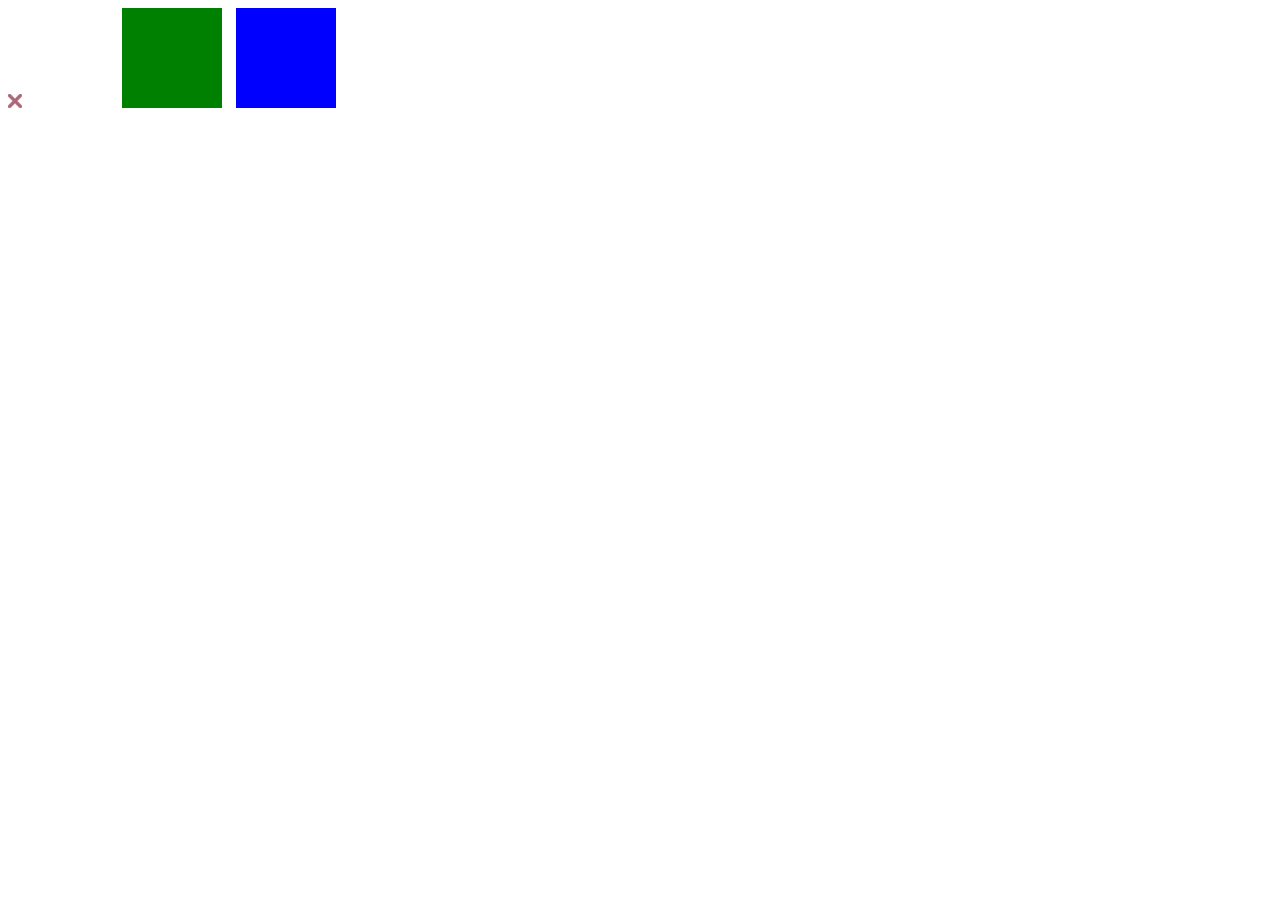
<file: test.html>
<!DOCTYPE html>
<html>
  <head>
    <style>
      .tab {
        display: inline-block;
        width: 100px;
        height: 100px;
        margin-right: 10px;
      }

      .square {
        display: none;
        position: absolute;
        width: 100px;
        height: 100px;
      }

      .red {
      }

      .green {
        background-color: green;
      }

      .blue {
        background-color: blue;
      }

      .tab:hover + .square {
        display: block;
      }
    </style>
  </head>
  <body>
    <div class="tab red">
      <img src="./img/Artboard 2 1.svg" alt="" />
    </div>
    <div class="square red">
      <img src="./img/Artboard 2 1.svg" alt="" />
    </div>

    <div class="tab green"></div>

    <div class="tab blue"></div>
    <div class="square green"></div>
    <div class="square blue"></div>
  </body>
</html>
</file>
<file: style.css>
@font-face {
  font-family: Spli;
  src: url(./fonts/20930.ttf);
  font-weight: 400;
}

body {
  font-family: Spli, "sans-serif";
}

* {
  margin: 0;
  padding: 0;
  box-sizing: border-box;
  font-family: Spli, "sans-serif";
}

.header-main {
  display: flex;
  justify-content: space-between;
}

.header-main__info {
  display: flex;
  gap: 40px;
}

.header-main__info__number {
  margin: 43px 0px 0px 0px;
}

.header-main__profile {
  height: 50%;
  gap: 39px;
  display: flex;
  margin: 28px 40px 0px 0px;
}

.header-main__logo {
  margin: 28px 0px 0px 0px;
}

.header-main__info__feedback {
  width: 181px;
  height: 53px;
  border: 1px solid black;
  border-radius: 14px;
  background-color: #fff;
  margin: 28px 0px 0px 40px;
  font-size: 19px;
}

.main-info {
  display: flex;
  gap: 40px;
  justify-content: space-evenly;
}

.main-info__catalog {
  margin: 0px 0px 0px 260px;
  display: flex;
  gap: 8px;
  align-items: center;
  justify-content: center;
  width: 181px;
  height: 48px;
  background-color: #6759ff;
  border: 0;
  border-radius: 8px;
}

.main-info__catalog__text {
  color: #fff;
  font-size: 19px;
}

.main-info__search {
  min-width: 202px;
}

.main-info__search__input {
  width: 802px;
  height: 41px;
  background-color: #fff;
  border: 2px solid #6759ff;
  border-radius: 11px;
  padding: 0px 20px;
}

.main-info__search__input::placeholder {
}

.main-info__secondinfo__premium {
  width: 140px;
  height: 41px;
  background-color: #6759ff;
  border-radius: 11px;
  color: #fff;
  border: 0;
  font-size: 19px;
}
.main-info__secondinfo__akc,
.main-info__secondinfo__card {
  font-size: 14px;
}

.main-info__secondinfo {
  display: flex;
  align-items: center;
  gap: 36px;
}

.main-info__search {
  display: flex;
  align-items: center;
  gap: 20px;
}

.swiper {
  margin: 40px;
  height: 435px;
  max-width: 1286px;
}

.main-product {
  display: flex;
  justify-content: center;
  font-size: 32px;
  flex-direction: column;
  align-items: center;
}

.main-product__info__container {
  margin: 30px 0px 0px 0px;
  display: flex;
  height: 416px;
  flex-direction: column;
  align-content: center;
  align-items: center;
  justify-content: center;
}

.main-product__info__container img {
  max-width: 100%;
  width: 402px;
}

.main-stock__info img {
  max-width: 100%;
  width: 402px;
}

.partner-container img {
  max-width: 100%;
}

.main-product__info__container:hover {
  border: 4px solid #6759ff;
  border-radius: 13px;
  scale: 1.04;
  -webkit-box-shadow: 0px 5px 23px 6px rgba(0, 0, 0, 0.21);
  -moz-box-shadow: 0px 5px 23px 6px rgba(0, 0, 0, 0.21);
  box-shadow: 0px 5px 23px 6px rgba(0, 0, 0, 0.21);
}

.main-product__info1 {
  display: flex;
  gap: 30px;
  align-items: flex-start;
}

.main-product__info__container img {
  width: 380px;
}

.main-product__price__more {
  font-size: 28px;
}

.main-more,
.main-more1 {
  width: 242px;
  height: 41px;
  background-color: #6759ff;
  border-radius: 11px;
  color: #fff;
  margin: 30px 0px 0px 0px;
  font-size: 19px;
}

.main-stock {
  display: flex;
  flex-direction: column;
  align-items: center;
}

.main-stock__name {
  font-size: 32px;
  margin: 30px 0px 10px 0px;
}

h1 {
  font-size: 19px;
}

.main-stock__info {
  display: flex;
  gap: 20px;
}

.footer-container {
  display: flex;
  align-items: flex-start;
  justify-content: space-evenly;
  margin: 30px 0px 0px 0px;
}

.footer-down__install {
  display: flex;
  flex-direction: column;
  gap: 10px;
}

.footer-down {
  display: flex;
  flex-direction: column;
  align-items: flex-end;
  gap: 59px;
}

.footer-main {
  display: flex;
  flex-direction: column;
  gap: 20px;
}
.footer-help__main,
.footer-company_our {
  margin: 0px 0px 20px 0px;
  font-size: 19px;
  font-weight: 100;
}

.footer-company {
  display: flex;
  flex-direction: column;
  font-size: 19px;
  gap: 5px;
}

.footer-help {
  display: flex;
  flex-direction: column;
  font-size: 19px;
  gap: 5px;
}

.footer-main__logo {
  margin: 30px 0px 0px 0px;
}

h3 {
  color: #7e7e7e;
}

.partner-container {
  display: flex;
  justify-content: space-around;
  margin: 0pc 300px;
}

.main-partner__text {
  display: flex;
  justify-content: center;
  font-size: 32px;
  margin: 40px 0px 0px 0px;
}

.reg,
.message {
  position: fixed;
  width: 100%;
  top: 0;
  left: 0;
  z-index: 9;
  opacity: 0.5;
  height: 2150px;
  background-color: #000;
}

.reg-window {
  position: fixed;
  top: 50%;
  left: 50%;
  transform: translate(-50%, -50%);
  height: 778px;
  width: 600px;
  background-color: #fff;
  z-index: 99;
  display: flex;
  align-items: center;
  justify-content: center;
  flex-direction: column;
  border-radius: 43px;
}

.message-window {
  position: fixed;
  top: 50%;
  right: 0;
  transform: translate(0, -50%);
  height: 778px;
  width: 600px;
  background-color: #fff;
  z-index: 99;
  align-items: center;
  justify-content: center;
  flex-direction: column;
  border-radius: 20px 0px 0px 20px;
  -webkit-box-shadow: -3px 7px 31px 4px rgba(0, 0, 0, 0.51);
  -moz-box-shadow: -3px 7px 31px 4px rgba(0, 0, 0, 0.51);
  box-shadow: -3px 7px 31px 4px rgba(0, 0, 0, 0.51);
  padding: 50px 50px;
}

.message-window__main__text {
  font-size: 32px;
}

.message-window__button {
  background: #6759ff;
  border-radius: 19px;
  color: #fff;
  border: none;
  font-size: 28px;
  height: 78px;
  width: 100%;
  margin: 180px 0px;
}

.footer-line {
  height: 1px;
  width: 100%;
  background-color: #7e7e7e;
}

.message-window__line {
  margin: 20px 0px;
  background-color: #000;
  height: 1px;
  width: 100%;
}
.message-window__text {
  display: flex;
  align-items: center;
  justify-content: space-evenly;
  margin: 0px 0px 0px -70px;
}

.message-window__text__dangerous {
  width: 20px;
  height: 20px;
  background-color: red;
  border-radius: 100%;
}

.message-window__text__call {
  width: 70%;
  margin: 0px -70px 0px -70px;
  font-size: 22px;
}

.reg-close {
  position: relative;
  right: -40%;
}
.reg-window__text h1 {
  font-size: 61px;
  color: #6759ff;
}

.reg-window__google,
.reg-window__yandex {
  height: 106px;
  margin: 5px 80px;
  background-color: #fff;
  border-radius: 100px;
}

.reg-window__yandex img {
  border-radius: 100px;
  width: 90%;
}
.reg-window__google img {
  width: 90%;
}

.reg-or {
  margin: 40px 0px 0px 0px;
  display: flex;
  align-items: center;
}

.footer-down__media {
  display: flex;
}

.reg-or__line {
  width: 157px;
  height: 2px;
  background-color: #000;
  margin: 0px 40px;
}

.reg-line__text {
  font-size: 19px;
}

.reg-input__email {
  width: 70%;
  height: 108px;
  margin: 40px 40px;
  font-size: 24px;
  padding: 0px 30px;
}

.reg-input__email::placeholder {
  font-size: 28px;
}

.reg-button {
  height: 110px;
  width: 70%;
  border-radius: 78px;
  font-size: 28px;
  background-color: #6759ff;
  color: #fff;
}

.main-product__photos {
  display: flex;
  flex-direction: column;
  gap: 38px;
}

.main-product__photos img:hover {
  border-radius: 14px;
  border: 2px solid #6759ff;
}

.main-product1 {
  display: flex;
  flex-direction: row;
  justify-content: space-evenly;
  align-items: flex-start;
  margin: 50px 0px 0px 0px;
}

.main-product__info__rating {
  display: flex;
  align-items: center;
}

.main-cont {
  display: flex;
  flex-direction: column;
  gap: 10px;
  width: 250px;
}

.main-product__price {
  display: flex;
  gap: 30px;
  flex-direction: column;
  align-items: flex-end;
}

.main-product__price__cart,
.main-product__price__cupon {
  color: #fff;
  background-color: #6759ff;
  height: 68px;
  width: 221px;
  font-size: 28px;
  border-radius: 19px;
  border: none;
}

.main-product__info__rating__star {
  display: flex;
}

.main-product__info__rating__number {
  font-size: 28px;
}

.main-product__info__rating__review {
  font-size: 14px;
  color: #8f8f8f;
}

.main-product__info__name {
  font-size: 28px;
}

.main-product__info__more,
.main-product__info__weight {
  font-size: 18px;
}

.main-text {
  font-size: 28px;
}

.main-text {
  font-size: 28px;
  margin: 30px 0px 10px 40px;
}

.main-person {
  display: flex;
  margin: 0px 0px 0px 40px;
  gap: 25px;
}

.main-recomends {
  margin: 0px 0px 0px 40px;
  display: flex;
  gap: 45px;
}

.main-textinfo {
  display: flex;
  margin: 10px 0px 0px 40px;
  gap: 180px;
  font-size: 24px;
}

.main-brend {
  margin: 30px 0px 0px 40px;
  width: 800px;
  gap: 18px;
  display: flex;
  flex-direction: column;
}

.main-brend__about {
  font-size: 28px;
}

.main-review__photos {
  display: flex;
  margin: 64px 0px 0px 40px;
  gap: 25px;
}

.main-review__photos img {
  width: 100px;
  border-radius: 10px;
}

.main-brend__text {
  font-size: 24px;
}

.main-reviews1 {
  font-size: 28px;
  margin: 50px 0px 0px 40px;
}

.main-review__grade {
  display: flex;
  gap: -10px;
  font-size: 28px;
  justify-content: flex-end;
  margin: 0px 40px 0px 0px;
}

.main-review__write {
  background-color: #6759ff;
  border-radius: 33px;
  height: 91px;
  color: #fff;
  border: none;
  font-size: 28px;
  max-width: 100%;
  width: 402px;
  justify-content: flex-end;
  margin: 0px 40px 0px 0px;
}

.main-contain {
  justify-content: flex-end;
  display: flex;
  margin: 10px 0px 0px 0px;
}

.main-review__person__grade {
  display: flex;
  font-size: 28px;
  margin: 20px 0px 0px 40px;
}

.main-review__grade__number {
  margin: -2px;
}

.main-review__person__review {
  margin: 23px 0px 0px 40px;
  font-size: 28px;
}

.main-review__person__review {
  width: 800px;
  max-width: 100%;
}

.main-review__person__about__person {
  margin: 23px 0px 0px 40px;
  font-size: 22px;
}

.main-review__person__about {
  display: flex;
  justify-content: space-between;
}

.main-review__person__about__rating {
  display: flex;
  align-items: flex-end;
  width: 800px;
  max-width: 100%;
  gap: 30px;
}

footer {
  margin: 40px 0px 0px 0px;
}

.main-review__person {
  margin: 50px 0px 0px 0px;
}

.header-logo {
  display: flex;
  justify-content: center;
  margin: 20px 0px 0px 0px;
}

.container {
  display: inline-block;
  position: relative;
  padding-left: 35px;
  margin-bottom: 12px;
  cursor: pointer;
  font-size: 22px;
  margin: 0px 0px 0px 40px;
}

.container input {
  position: absolute;
  opacity: 0;
  cursor: pointer;
}

.checkmark {
  position: absolute;
  top: 0;
  left: 0;
  border: 3px solid #6759ff;
  border-radius: 5px;
  height: 25px;
  width: 25px;
  background-color: #fff;
}

.container input:checked ~ .checkmark {
  background-color: #6759ff;
}

.container .checkmark:after {
  content: "";
  position: absolute;
  display: none;
}

.container input:checked ~ .checkmark:after {
  display: block;
}

#text {
  width: 100px;
}

.container .checkmark:after {
  left: 5px;
  top: 2px;
  width: 5px;
  height: 10px;
  border: solid #fff;
  border-width: 0 2px 2px 0;
  transform: rotate(45deg);
}

.main-line1 {
  height: 1px;
  background-color: #000;
  margin: 30px 482px 0px 40px;
  width: 900px;
  max-width: 100%;
}

.cont11 {
  display: flex;
  margin: 40px 0px 0px 0px;
}

.main-contar__info__name {
  font-size: 28px;
}

.main-contar__info__more {
  font-size: 18px;
}

.main-contar__info__any__amount {
  font-size: 16px;
}

.main-contar {
  display: flex;
  gap: 50px;
  margin: 40px 0px 0px 40px;
}

.main-contar__info__any {
  display: flex;
  align-items: center;
  gap: 10px;
}

.main-contar__info {
  width: 250px;
  max-width: 100%;
}

.main-bonuses {
  margin: 20px 0px 0px 40px;
  font-size: 32px;
}

.main-promo {
  margin: 0px 0px 0px 40px;
}

.main-card {
  margin: 0px 0px 0px 40px;
}

.main-contar__priceanddelete__delete {
  margin: 30px 0px;
}

.main-traider {
  margin: 20px 0px 0px 40px;
  font-size: 32px;
}

.main-number {
  margin: 0px 0px 0px 40px;
}

.main-contar__priceanddelete {
  display: flex;
  flex-direction: column;
  align-items: flex-end;
  justify-content: space-between;
}

.main-contar__priceanddelete__price {
  font-size: 28px;
}

.main-contar__priceanddelete__delete img {
  margin: -30px 0px 0px 0px;
}

.cont11-text {
  margin: 14px 0px 0px 0px;
  font-size: 24px;
}

.main-cart {
  margin: 0px 0px 0px 40px;
  font-size: 32px;
}

.main-promo__input {
  display: flex;
}

.main-card__input {
  display: flex;
}

.main-number__input {
  display: flex;
}

.main-promo__input__main input {
  border: 2px solid #6759ff;
  border-radius: 17px;
  width: 623px;
  max-width: 100%;
  height: 57px;
}

.main-card__input__main input {
  border: 2px solid #6759ff;
  border-radius: 17px;
  width: 623px;
  max-width: 100%;
  height: 57px;
}

.main-number__input__main input {
  border: 2px solid #6759ff;
  border-radius: 17px;
  width: 623px;
  max-width: 100%;
  height: 57px;
}

.main-promo__input__main input {
  padding: 0px 20px;
}

.main-card__input__main input {
  padding: 0px 20px;
}

.main-number__input__main input {
  padding: 0px 20px;
}

.main-number__text,
.main-card__text,
.main-promo__text {
  font-size: 24px;
  margin: 45px 0px 13px 0px;
}

.error-text {
  color: #ff574d;
}

.main-promo__input__confirm__button,
.main-card__input__confirm__button {
  border-radius: 18px;
  width: 181px;
  max-width: 100%;
  height: 57px;
  background: #6759ff;
  color: #fff;
  font-size: 24px;
  border: none;
  margin: 0px 0px 0px 50px;
}

.main-number__input__confirm__button {
  border-radius: 18px;
  width: 190px;
  max-width: 100%;
  height: 57px;
  background: #6759ff;
  color: #fff;
  font-size: 24px;
  border: none;
  margin: 0px 0px 0px 50px;
}

.ticket-container {
  height: 490px;
  width: 402px;
  margin: 40px 40px 0px 40px;
  transform: translate(-450px, 0px);
  background: #fff;
  border-radius: 13px;
  -webkit-box-shadow: -1px 14px 28px -6px rgba(0, 0, 0, 0.75);
  -moz-box-shadow: -1px 14px 28px -6px rgba(0, 0, 0, 0.75);
  box-shadow: -1px 14px 28px -6px rgba(0, 0, 0, 0.75);
  display: flex;
  flex-direction: column;
}

.main-containerproject {
  display: flex;
}

.ticket-confirm {
  border-radius: 8px;
  margin: 20px 40px 0px 40px;
  width: 80%;
  background: #6759ff;
  color: #fff;
  border: none;
  font-size: 28px;
  height: 60px;
}

.ticket-line {
  height: 1px;
  background-color: #000;
  margin: 0px 40px 0px 40px;
  width: 80%;
}

.ticket-price__text,
.ticket-discount__text,
.ticket-promo__text,
.ticket-order__text,
.ticket-product__text {
  font-size: 28px;
}

.ticket-price__info,
.ticket-discount__info,
.ticket-promo__info,
.ticket-order__info,
.ticket-product__info {
  font-size: 28px;
}

.ticket-price,
.ticket-discount,
.ticket-promo,
.ticket-order,
.ticket-product {
  display: flex;
  justify-content: space-between;
  margin: 19px 40px;
}

.main-product__info {
  display: flex;
  gap: 70px;
}

.message-window__main {
  display: flex;
  align-items: center;
  justify-content: space-between;
}

.main-information {
  display: flex;
  margin: 10px 40px;
  justify-content: space-evenly;
}

.main-information__application {
  font-size: 74px;
  max-width: 600px;
  width: 100%;
}

.main-information__application__input__text,
.main-information__application__input__text1 {
  font-size: 24px;
  margin: 45px 0px 12px 0px;
}

.main-information__application__input__input,
.main-information__application__input__input1 {
  border: 2px solid #6759ff;
  border-radius: 15px;
  width: 100%;
  height: 60px;
  max-width: 623px;
  padding: 0px 20px;
}

.main-information__application__input__input::placeholder,
.main-information__application__input__input1::placeholder {
  color: #909090;
  font-size: 16px;
}

.main-information__application__input__input1 {
  height: 161px;
  display: flex;
  padding: 0px 0px 100px 20px;
}

.main-application__photo__add {
  display: flex;
  gap: 10px;
  margin: 10px 0px 5px 0px;
}

.main-application__photo__info {
  font-size: 12px;
  color: #c9c9c9;
}

.main-application__button {
  border-radius: 20px;
  padding: 18px 17px;
  width: 261px;
  height: 64px;
  background: #6759ff;
  border: none;
  cursor: pointer;
  color: #fff;
  font-size: 24px;
  margin: 30px 0px 0px 180px;
  display: flex;
  align-items: flex-end;
  justify-content: center;
}

.main-application__photo__add__text {
  font-size: 28px;
}

.main-faq {
  display: flex;
  justify-content: center;
  margin: 80px 0px;
}

.faq-info {
  display: flex;
  justify-content: space-between;
  width: 844px;
  align-items: center;
}

.faq-text {
  font-size: 32px;
}

.faq-info__text {
  font-size: 24px;
  margin: 24px 0px;
}

.faq-line {
  width: 844px;
  background-color: #000;
  height: 1px;
}

main {
  margin: 20px 0px 0px 40px;
}

.filter-main__category {
  display: flex;
  gap: 10px;
}

.filter-info {
  display: flex;
  gap: 30px;
}

.filters {
  display: flex;
  gap: 40px;
  margin: 20px 0px 0px 0px;
}

.filter-info__hide {
  color: #ff574d;
  font-size: 18px;
}

.filter-main__category__text {
  color: #6759ff;
  font-size: 18px;
}

.filter-container {
  display: flex;
  gap: 200px;
}

.categories {
  width: 288px;
  height: 800px;
  margin: 30px 0px 0px 0px;
}

.tickets {
  width: 742px;
  height: 800px;
}

.cont-all {
  display: flex;
  justify-content: space-evenly;
}

.categories-price__text {
  display: flex;
  justify-content: space-between;
}

.categories-price__info {
  display: flex;
  margin: 10px 0px 0px 100px;
  justify-content: space-between;
}

.categories-price__input {
  margin: 20px 0px 0px 0px;
}

.categories-price__line {
  margin: 15px 0px 0px 0px;
  width: 100%;
  height: 1px;
  background-color: #d9d9d9;
}

input[type="range"] {
  margin: 20px 0px 0px 0px;
  border: none;
}

.metal {
  display: flex;
  align-items: center;
  justify-content: space-between;
  margin: 15px 0px 0px 0px;
}

.tickets {
  margin: 30px 0px 0px 0px;
}

.tickets-line {
  width: 752px;
  height: 2px;
  background: #d9d9d9;
  margin: 0px 0px 20px 0px;
}

.productcard-availability {
  display: flex;
  gap: 13px;
  margin: 20px 0px 0px 0px;
}

.productcard-price__info__main {
  display: flex;
  align-items: center;
  gap: 20px;
}

.productcard-price {
  display: flex;
  margin: 10px 0px 0px 0px;
  justify-content: space-between;
  align-items: flex-end;
  margin: 0px 0px 30px 0px;
}

.productcard-price__info__main__sale {
  width: 56px;
  height: 24px;
  background: #6759ff;
  color: #fff;
  display: flex;
  align-items: center;
  justify-content: center;
  font-size: 14px;
}

.productcard {
  width: 40%;
}

.productcard-price__info__price {
  margin: 10px 0px 0px 0px;
}

.productcard-price__buy {
  width: 125px;
  height: 46px;
  box-shadow: 0 4px 4px 0 rgba(0, 0, 0, 0.25);
  background: #6759ff;
  border: none;
  color: #fff;
  font-size: 20px;
}

.productcard-price__info__price {
  font-size: 24px;
}

.productcard-name {
  font-size: 18px;
}

.productcard-price__info__main__near {
  color: #6759ff;
}

.tickets-container {
  display: flex;
  justify-content: space-around;
  margin: 40px 0px 0px 0px;
}

.ticket-linefor {
  width: 2px;
  height: 350px;
  background: #d9d9d9;
  margin: 30px 0px;
}

.lists {
  margin: 700px 0px 0px 0px;
  display: flex;
  justify-content: center;
}

.lists-container {
  display: flex;
  gap: 20px;
  align-items: center;
}

.list-number:nth-child(1) {
  border: 2px solid #6759ff;
  padding: 3px 8px;
  border-radius: 6px;
}

.list-number {
  font-size: 24px;
}

@media (max-width: 768px) {
  .main-info {
    display: flex;
  }

  .main-info__catalog {
    margin: 0;
  }

  .header-main__info {
    display: flex;
    gap: 0px;
    flex-direction: column;
  }

  .header-main__info__number {
    margin: 10px 0px 0px 40px;
  }

  .swiper {
    margin: 0px 40px 0px 40px;
  }

  .header-main__profile {
    margin: 35px 40px 0px 0px;
  }

  .main-product__info__container {
    height: 200px;
    width: 80%;
    font-size: 28px;
  }

  .main-product__info {
    flex-direction: column;
    width: 50%;
    margin: 40px 0px 50px 70px;
  }

  .partner-container {
    margin: 0px;
  }

  .partner-container img {
    width: 150px;
  }
}

.swiper-main {
  display: flex;
  justify-content: center;
}

.reg-textinform {
  font-size: 24px;
  color: #ff574d;
  margin: -40px 0px 20px 0px;
}

button:hover {
  cursor: pointer;
}

.main-review__person__grade__number {
  margin: -4px 10px 0px 0px;
}
</file>
